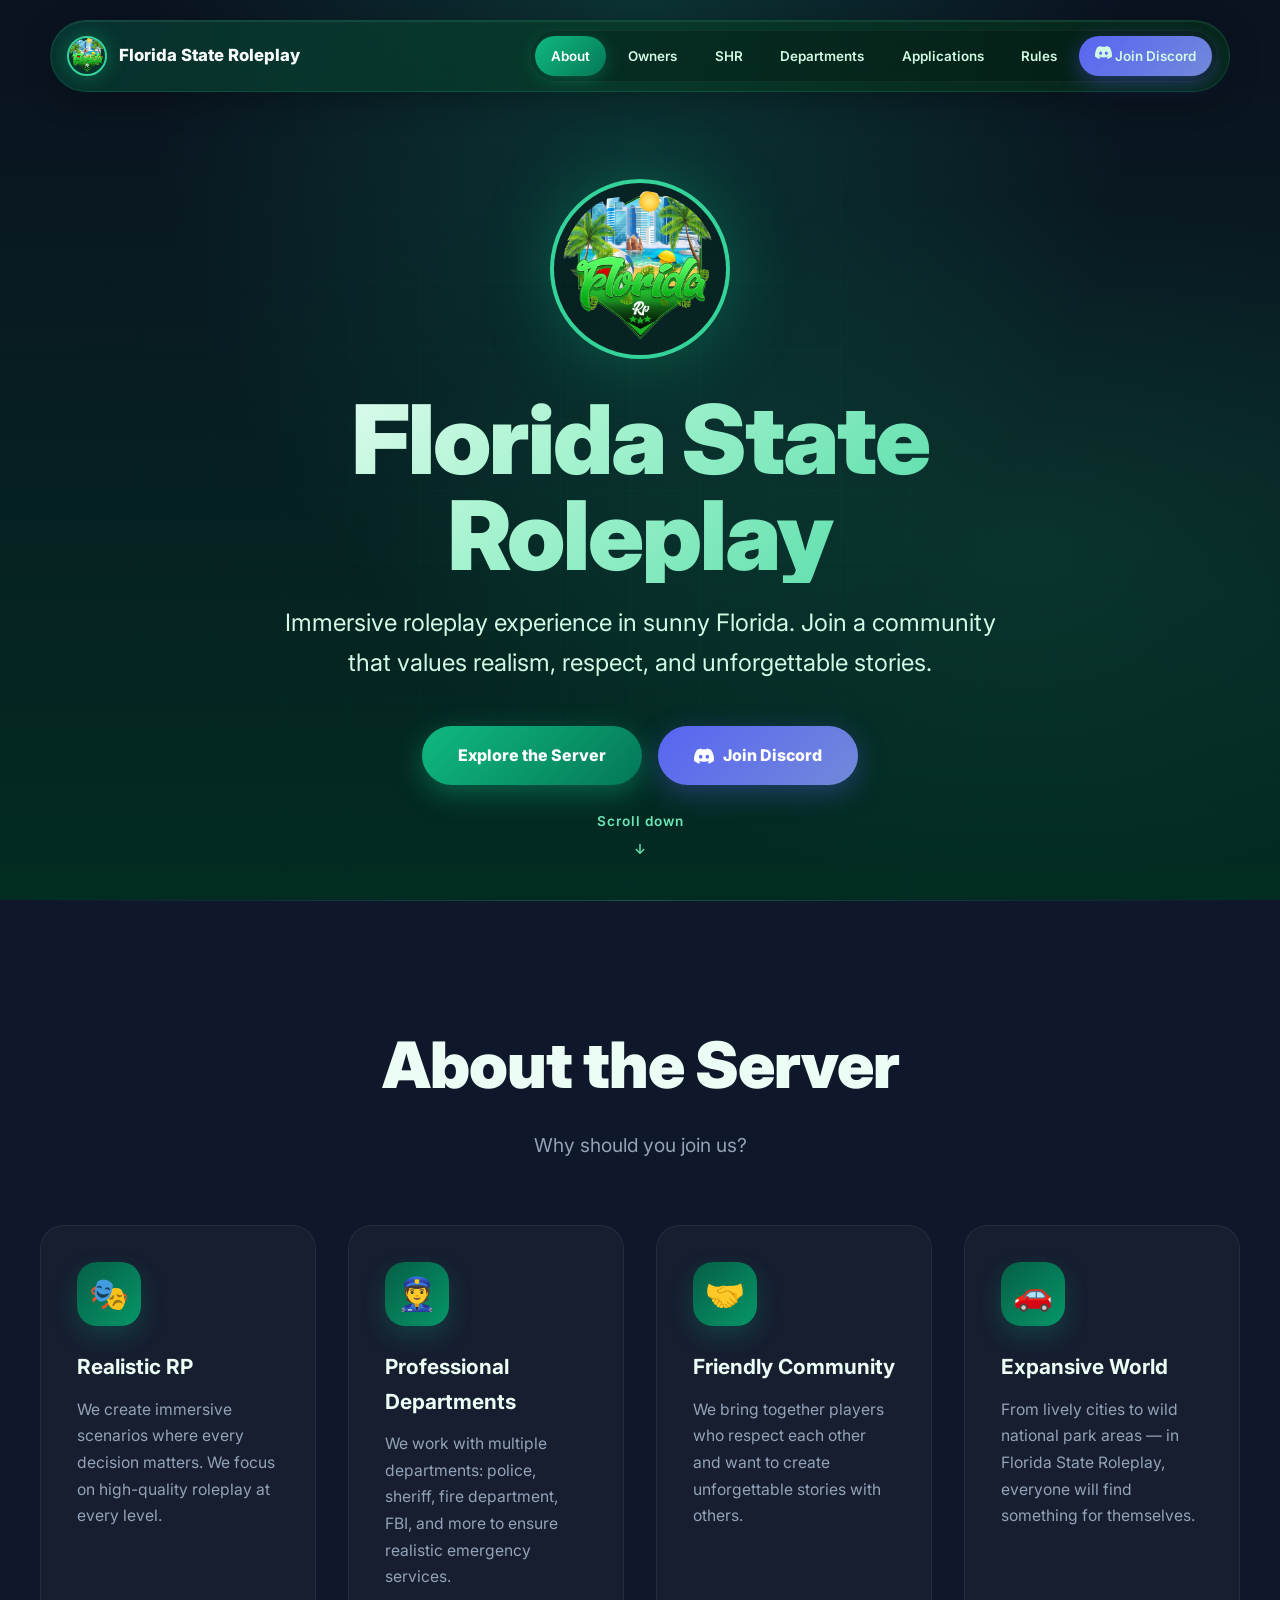
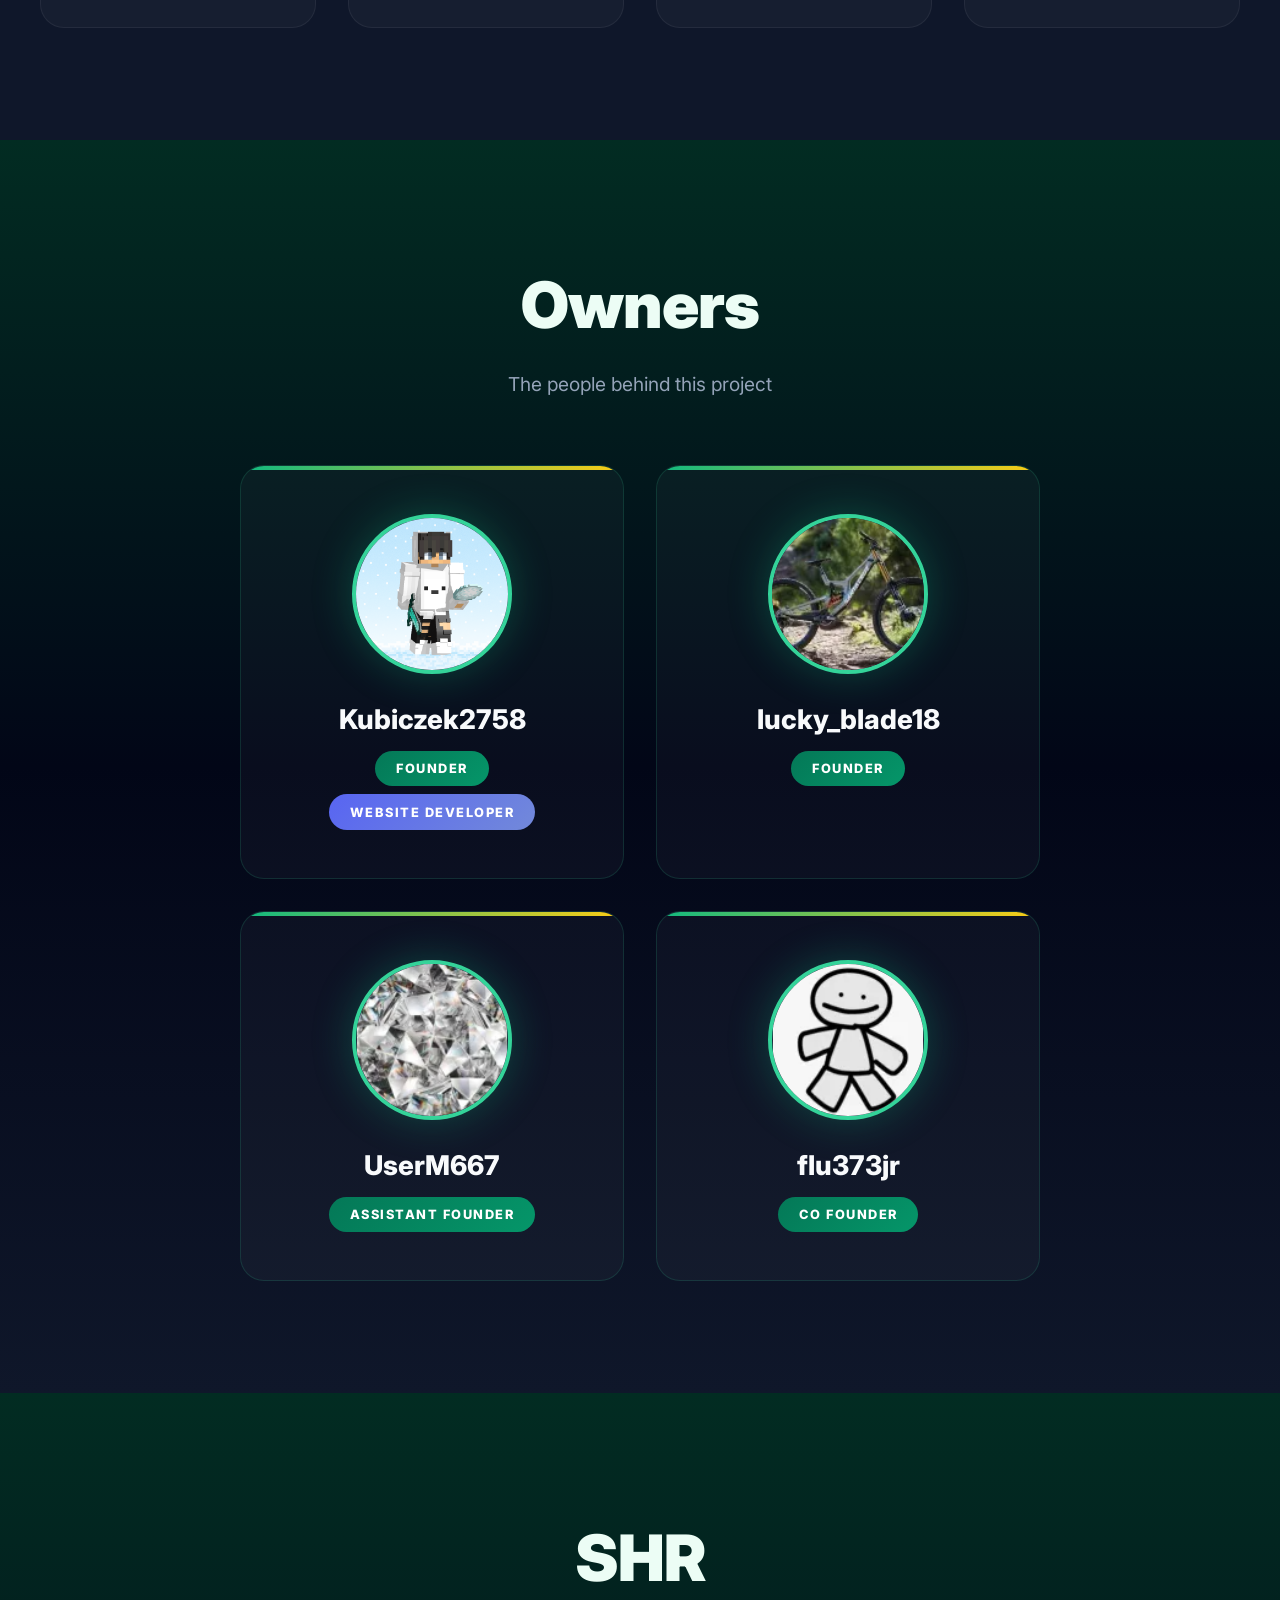
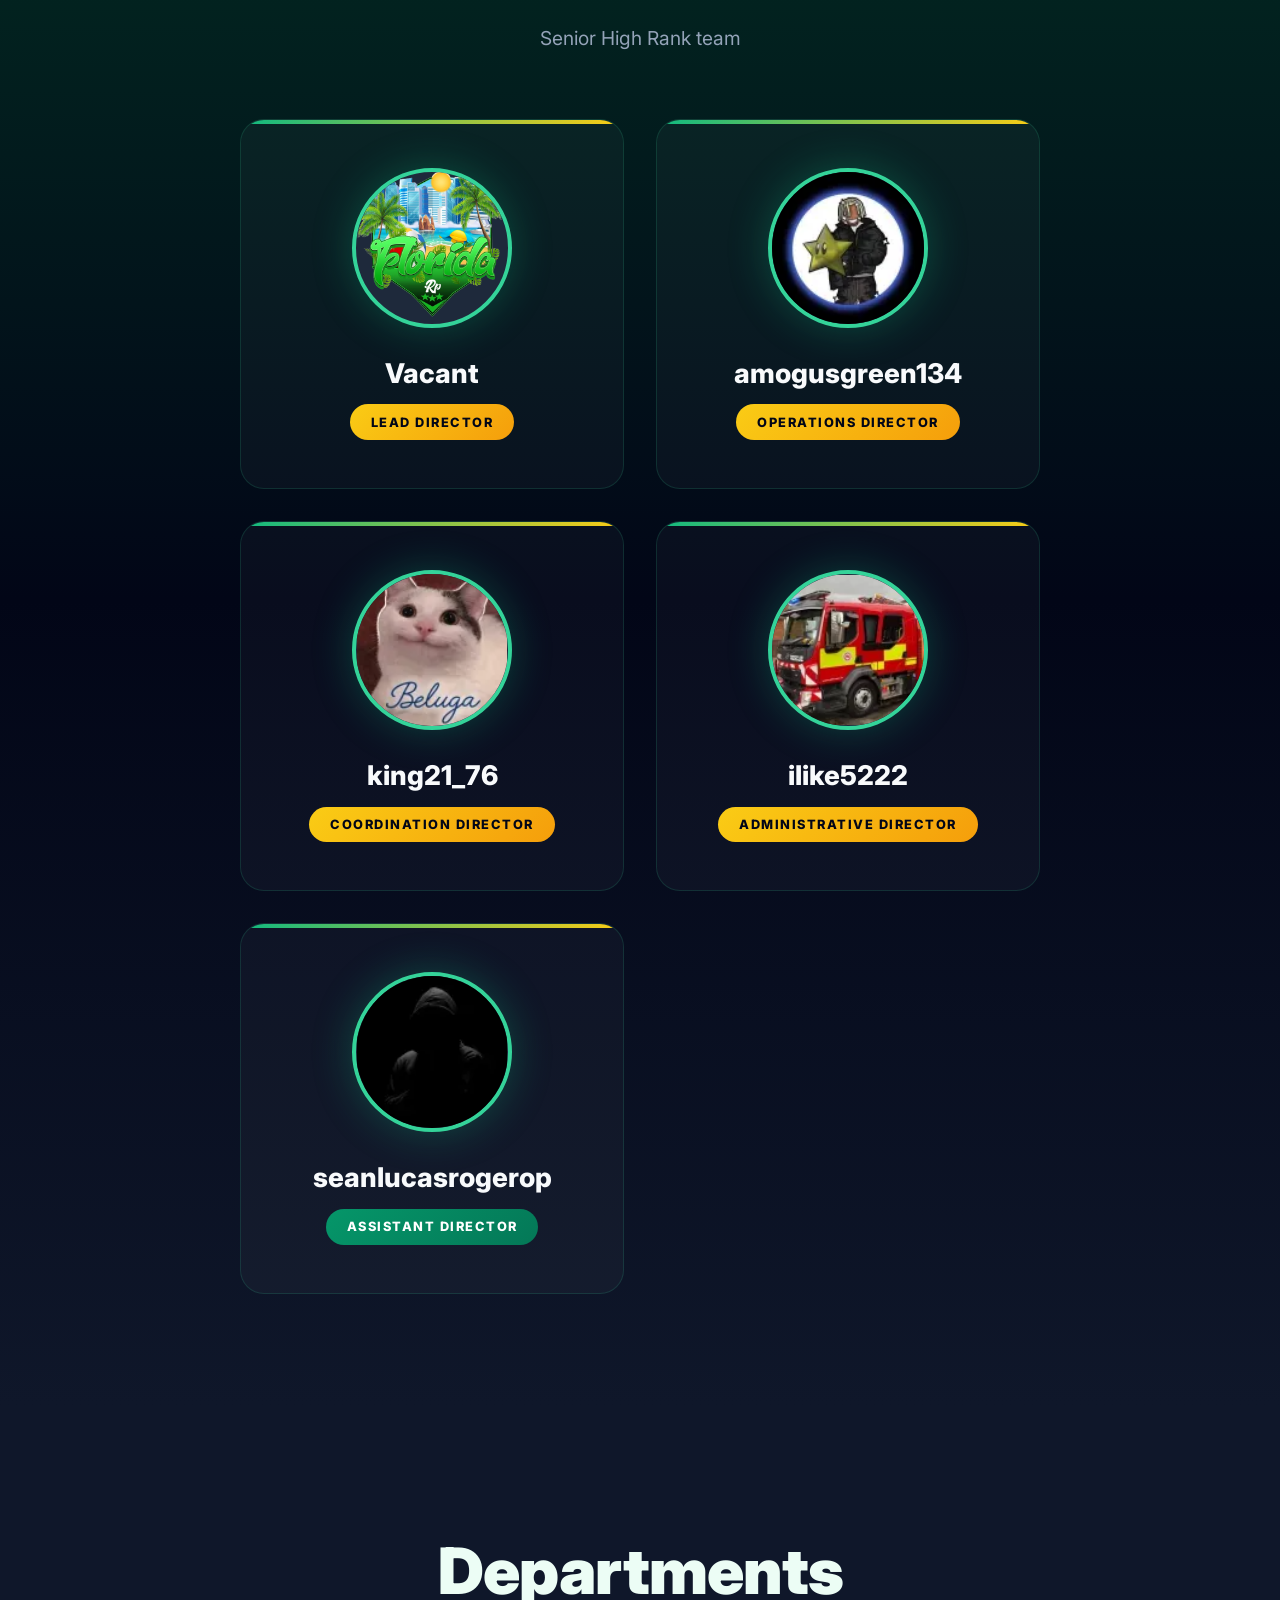
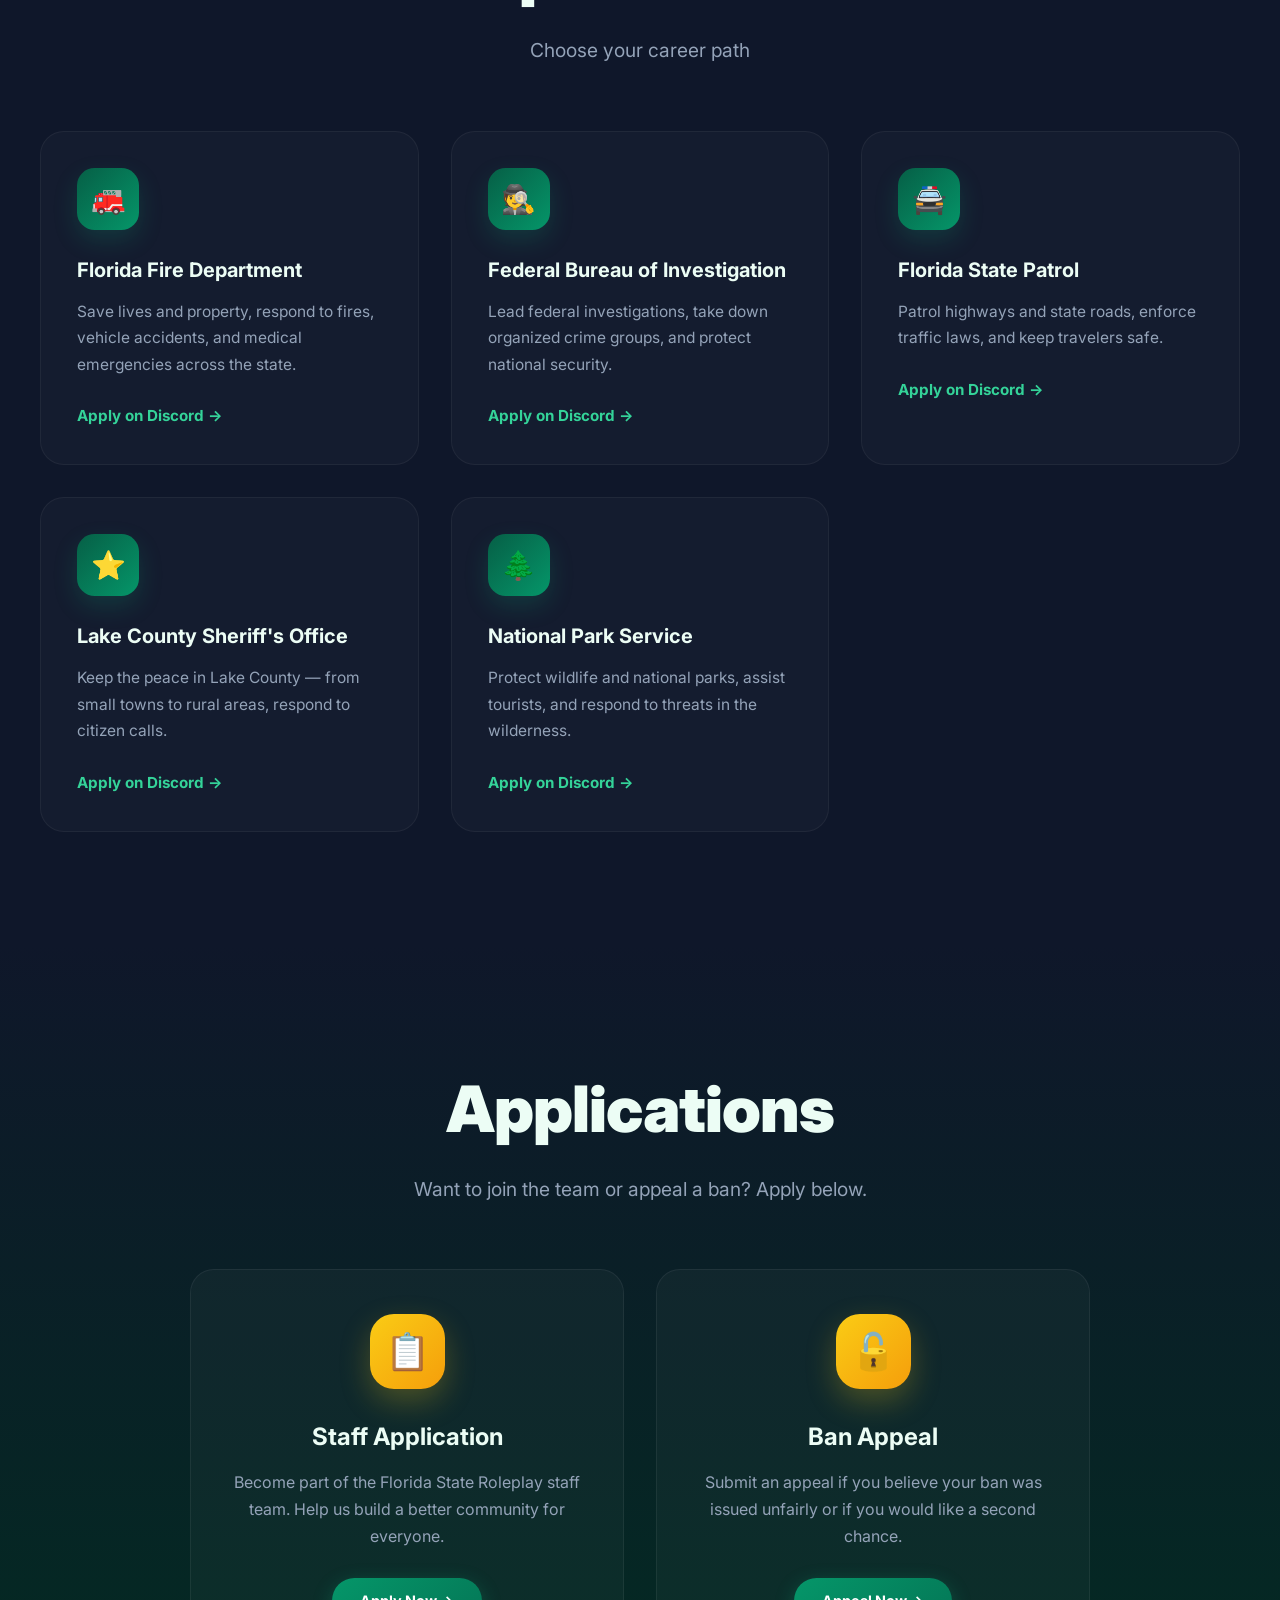
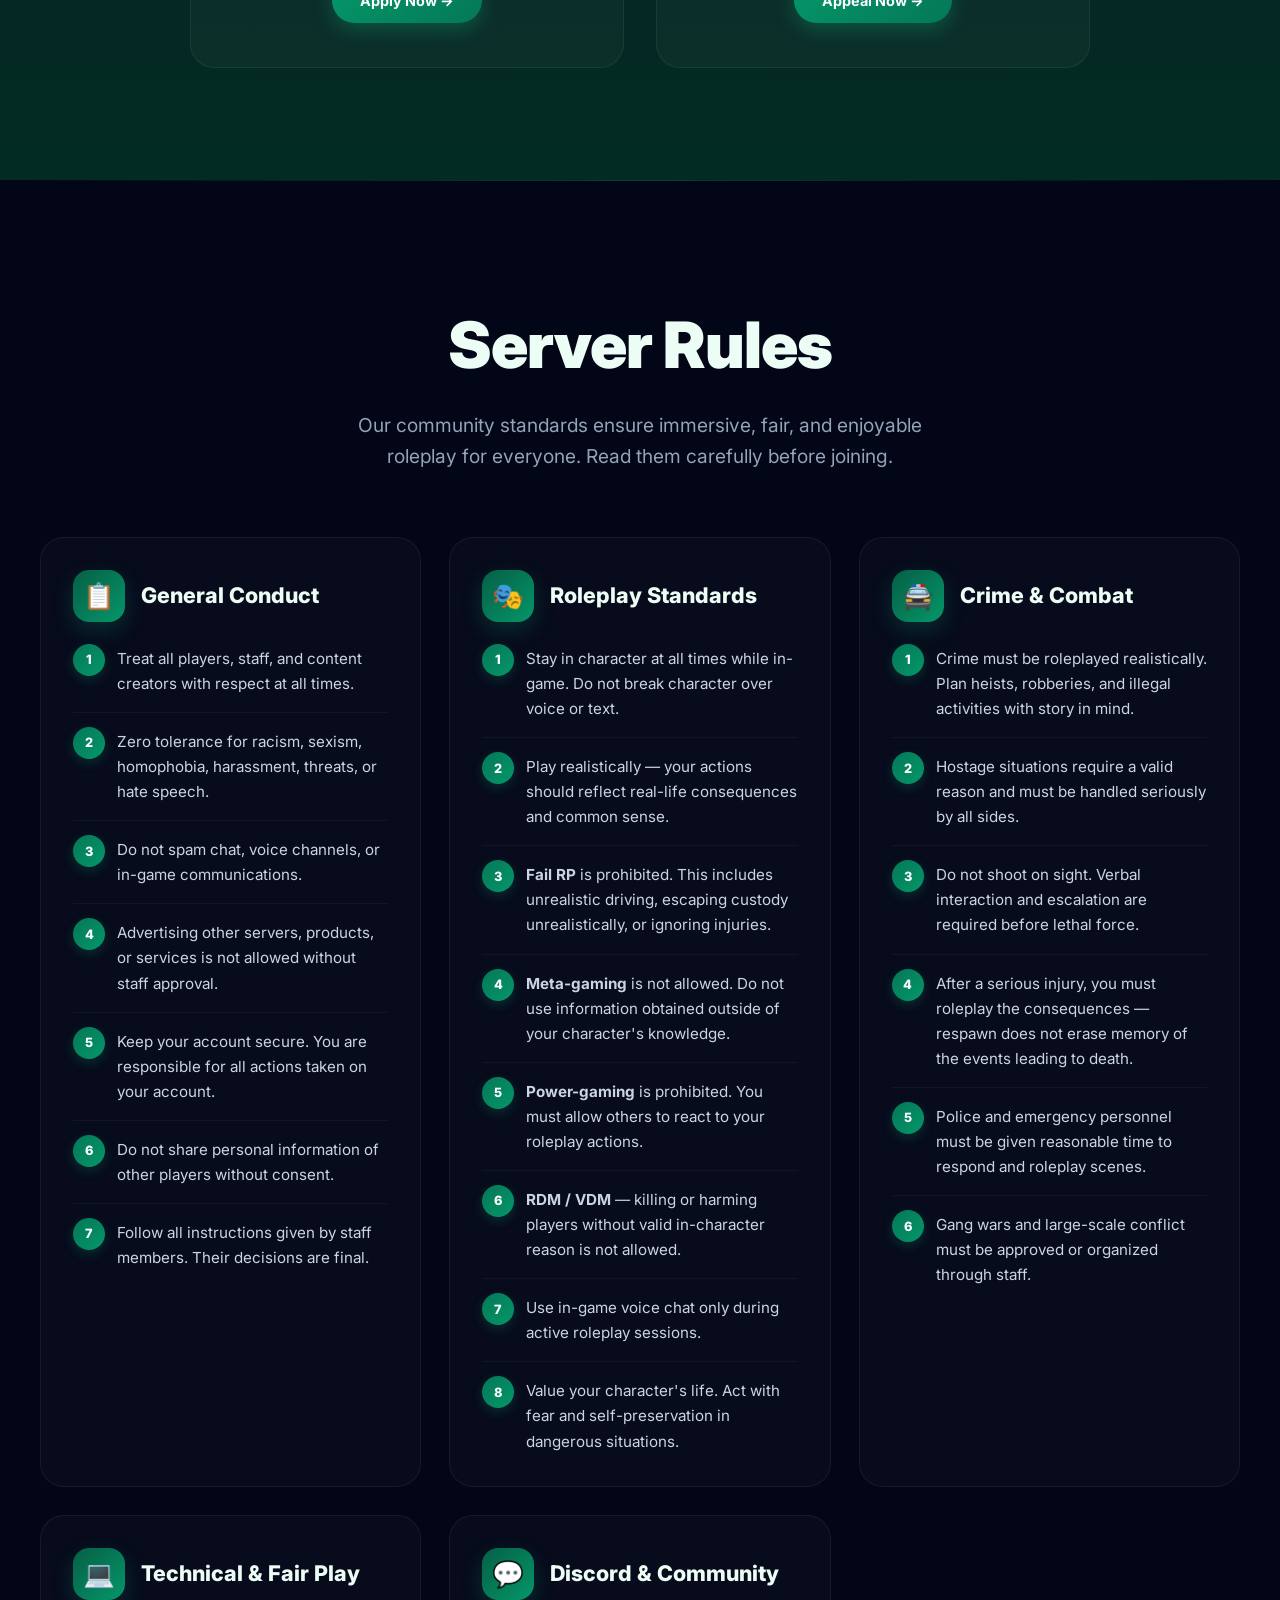
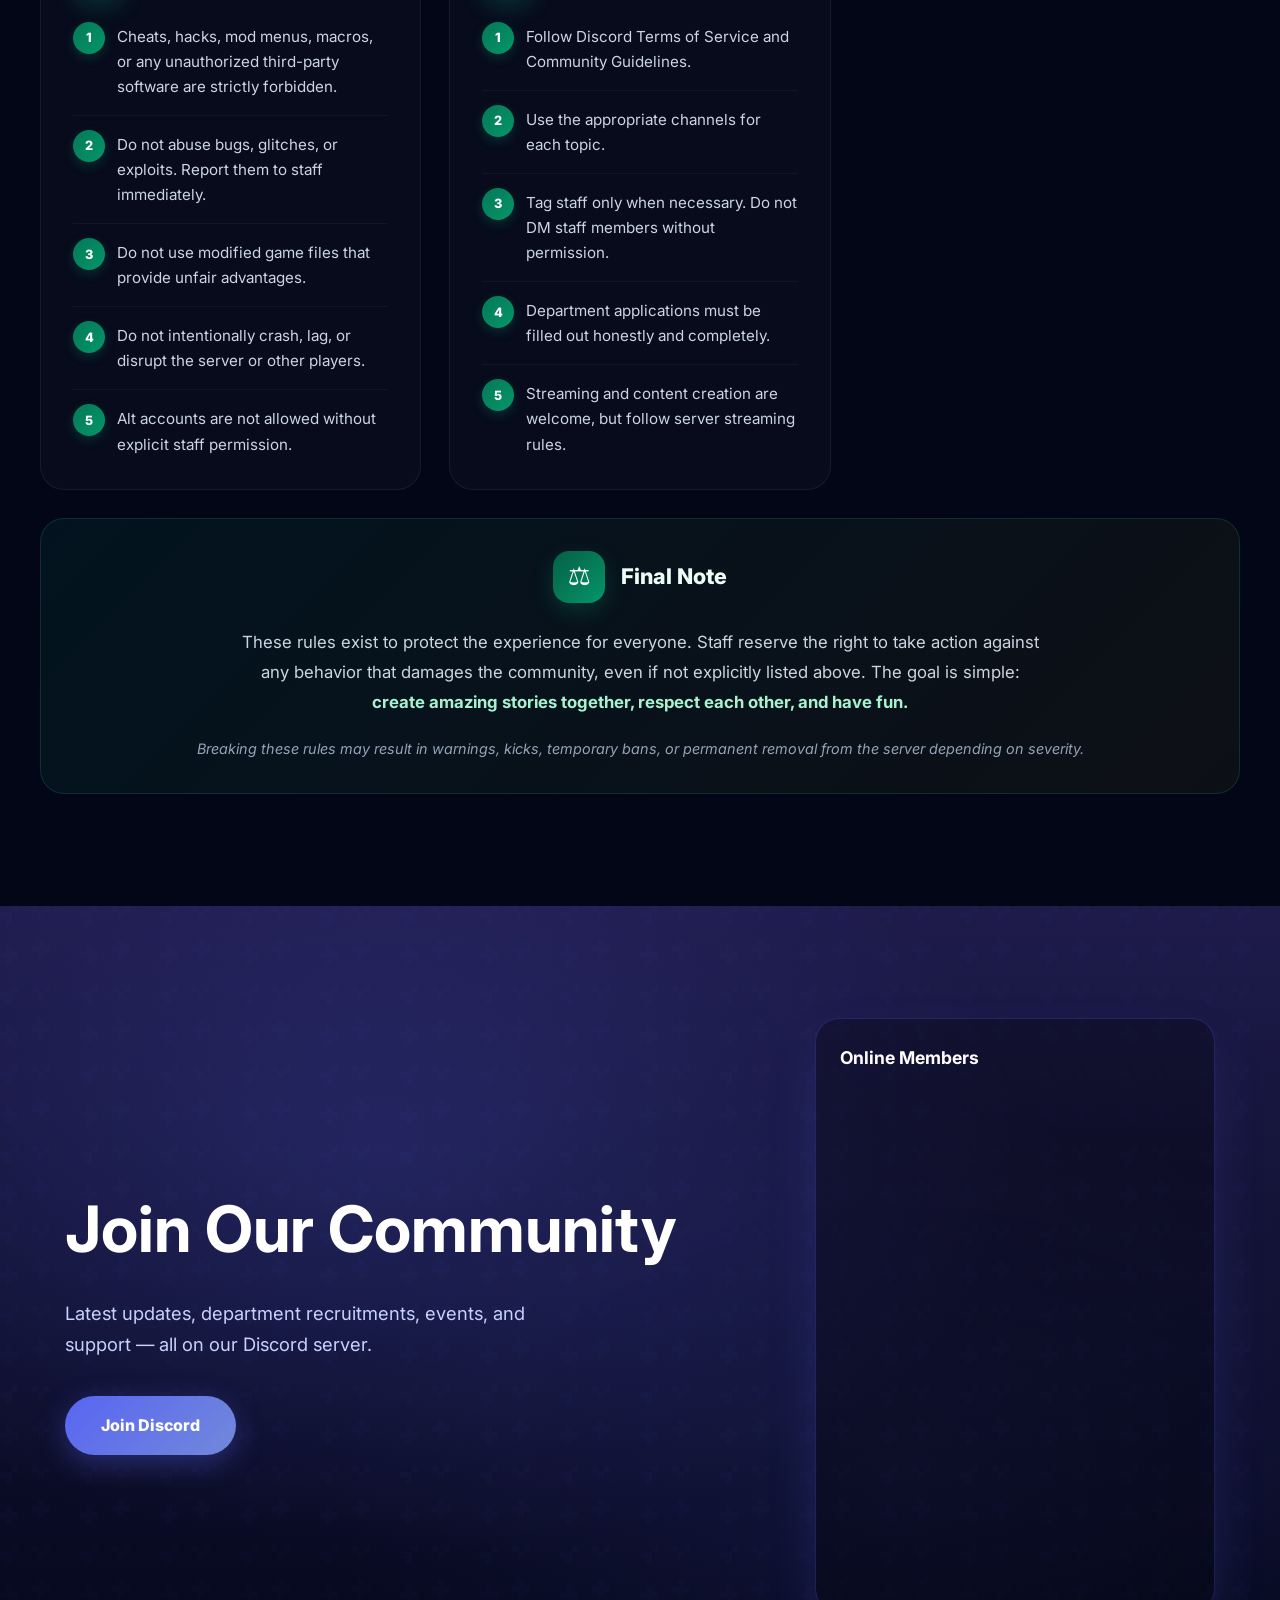
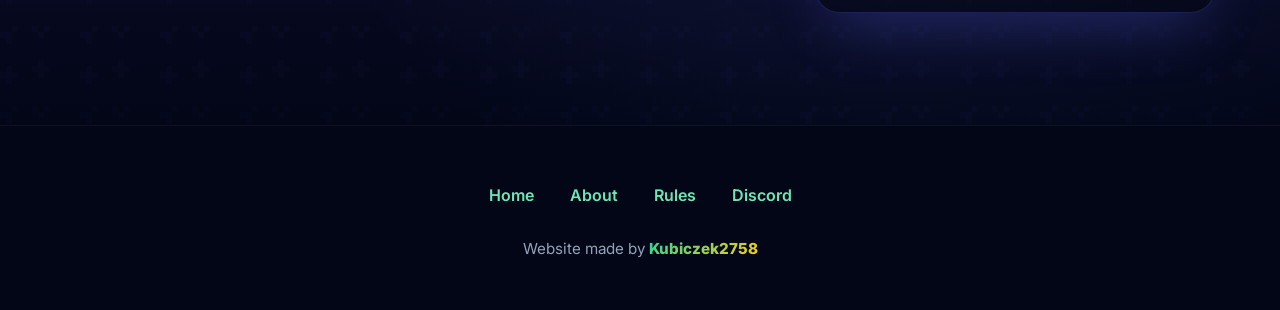
<file: index.html>
<!DOCTYPE html>
<html lang="en">
<head>
  <meta charset="UTF-8" />
  <meta name="viewport" content="width=device-width, initial-scale=1.0" />
  <meta name="description" content="Florida State Roleplay - the best roleplay server in the state of Florida. Join us and start your adventure!" />
  <title>Florida State Roleplay</title>
  <link rel="icon" href="logo.png" type="image/png" />
  <link rel="stylesheet" href="styles.css?v=5" />
</head>
<body>

  <!-- Loader -->
  <div id="loader">
    <div class="loader-particles" id="loaderParticles"></div>
    <div class="loader-aura"></div>
    <div class="loader-ring ring-outer"></div>
    <div class="loader-ring ring-mid"></div>
    <div class="loader-ring ring-inner"></div>
    <div class="loader-logo-wrap">
      <img src="logo.png" alt="FSRP Logo" class="loader-logo" />
    </div>
    <div class="loader-text">FLORIDA STATE ROLEPLAY</div>
    <div class="loader-bar">
      <div class="loader-progress" id="loaderProgress"></div>
    </div>
    <div class="loader-percent" id="loaderPercent">0%</div>
    <div class="loader-status">Initializing experience...</div>
  </div>

  <!-- Navigation -->
  <nav class="navbar" id="navbar">
    <a href="#" class="nav-brand">
      <img src="logo.png" alt="FSRP Logo" />
      <span>Florida State Roleplay</span>
    </a>
    <ul class="nav-links">
      <li><a href="#about">About</a></li>
      <li><a href="#owners">Owners</a></li>
      <li><a href="#shr">SHR</a></li>
      <li><a href="#departments">Departments</a></li>
      <li><a href="#applications">Applications</a></li>
      <li><a href="#rules">Rules</a></li>
      <li><a href="https://discord.gg/pcP85r22KW" target="_blank" class="nav-cta nav-discord">
        <svg class="discord-icon" viewBox="0 0 24 24" fill="currentColor" aria-hidden="true">
          <path d="M20.317 4.3698a19.7913 19.7913 0 00-4.8851-1.5152.0741.0741 0 00-.0785.0371c-.211.3753-.4447.8648-.6083 1.2495-1.8447-.2762-3.68-.2762-5.4868 0-.1636-.3933-.4058-.8742-.6177-1.2495a.077.077 0 00-.0785-.037 19.7363 19.7363 0 00-4.8852 1.515.0699.0699 0 00-.0321.0277C.5334 9.0458-.319 13.5799.0992 18.0578a.0824.0824 0 00.0312.0561c2.0528 1.5076 4.0413 2.4228 5.9929 3.0294a.0777.0777 0 00.0842-.0276c.4616-.6304.8731-1.2952 1.226-1.9942a.076.076 0 00-.0416-.1057c-.6528-.2476-1.2743-.5495-1.8722-.8923a.077.077 0 01-.0076-.1277c.1258-.0943.2517-.1923.3718-.2914a.0743.0743 0 01.0776-.0105c3.9278 1.7933 8.18 1.7933 12.0614 0a.0739.0739 0 01.0785.0095c.1202.099.246.1981.3728.2924a.077.077 0 01-.0066.1276 12.2986 12.2986 0 01-1.873.8914.0766.0766 0 00-.0407.1067c.3604.698.7719 1.3628 1.225 1.9932a.076.076 0 00.0842.0286c1.961-.6067 3.9495-1.5219 6.0023-3.0294a.077.077 0 00.0313-.0552c.5004-5.177-.8382-9.6739-3.5485-13.6604a.061.061 0 00-.0312-.0286zM8.02 15.3312c-1.1825 0-2.1569-1.0857-2.1569-2.419 0-1.3332.9555-2.4189 2.157-2.4189 1.2108 0 2.1757 1.0952 2.1568 2.419 0 1.3332-.9555 2.4189-2.1569 2.4189zm7.9748 0c-1.1825 0-2.1569-1.0857-2.1569-2.419 0-1.3332.9554-2.4189 2.1569-2.4189 1.2108 0 2.1757 1.0952 2.1568 2.419 0 1.3332-.946 2.4189-2.1568 2.4189Z"/>
        </svg>
        Join Discord
      </a></li>
    </ul>
    <button class="mobile-menu-btn" id="mobileMenuBtn" aria-label="Menu">☰</button>
  </nav>

  <!-- Hero -->
  <header class="hero" id="home">
    <div class="hero-grid"></div>
    <div class="hero-content">
      <img src="logo.png" alt="Florida State Roleplay Logo" class="hero-logo" />
      <h1>Florida State Roleplay</h1>
      <p class="hero-subtitle">Immersive roleplay experience in sunny Florida. Join a community that values realism, respect, and unforgettable stories.</p>
      <div class="hero-buttons">
        <a href="#about" class="btn btn-primary">Explore the Server</a>
        <a href="https://discord.gg/pcP85r22KW" target="_blank" class="btn btn-discord">
          <svg viewBox="0 0 24 24" fill="currentColor" width="20" height="20" aria-hidden="true">
            <path d="M20.317 4.3698a19.7913 19.7913 0 00-4.8851-1.5152.0741.0741 0 00-.0785.0371c-.211.3753-.4447.8648-.6083 1.2495-1.8447-.2762-3.68-.2762-5.4868 0-.1636-.3933-.4058-.8742-.6177-1.2495a.077.077 0 00-.0785-.037 19.7363 19.7363 0 00-4.8852 1.515.0699.0699 0 00-.0321.0277C.5334 9.0458-.319 13.5799.0992 18.0578a.0824.0824 0 00.0312.0561c2.0528 1.5076 4.0413 2.4228 5.9929 3.0294a.0777.0777 0 00.0842-.0276c.4616-.6304.8731-1.2952 1.226-1.9942a.076.076 0 00-.0416-.1057c-.6528-.2476-1.2743-.5495-1.8722-.8923a.077.077 0 01-.0076-.1277c.1258-.0943.2517-.1923.3718-.2914a.0743.0743 0 01.0776-.0105c3.9278 1.7933 8.18 1.7933 12.0614 0a.0739.0739 0 01.0785.0095c.1202.099.246.1981.3728.2924a.077.077 0 01-.0066.1276 12.2986 12.2986 0 01-1.873.8914.0766.0766 0 00-.0407.1067c.3604.698.7719 1.3628 1.225 1.9932a.076.076 0 00.0842.0286c1.961-.6067 3.9495-1.5219 6.0023-3.0294a.077.077 0 00.0313-.0552c.5004-5.177-.8382-9.6739-3.5485-13.6604a.061.061 0 00-.0312-.0286zM8.02 15.3312c-1.1825 0-2.1569-1.0857-2.1569-2.419 0-1.3332.9555-2.4189 2.157-2.4189 1.2108 0 2.1757 1.0952 2.1568 2.419 0 1.3332-.9555 2.4189-2.1569 2.4189zm7.9748 0c-1.1825 0-2.1569-1.0857-2.1569-2.419 0-1.3332.9554-2.4189 2.1569-2.4189 1.2108 0 2.1757 1.0952 2.1568 2.419 0 1.3332-.946 2.4189-2.1568 2.4189Z"/>
          </svg>
          Join Discord
        </a>
      </div>
    </div>
    <div class="scroll-indicator">
      <span>Scroll down</span>
      <span>↓</span>
    </div>
  </header>

  <!-- About -->
  <section class="about" id="about">
    <div class="container">
      <h2 class="section-title reveal">About the Server</h2>
      <p class="section-subtitle reveal">Why should you join us?</p>
      <div class="about-grid">
        <div class="about-card reveal">
          <div class="icon">🎭</div>
          <h3>Realistic RP</h3>
          <p>We create immersive scenarios where every decision matters. We focus on high-quality roleplay at every level.</p>
        </div>
        <div class="about-card reveal">
          <div class="icon">👮</div>
          <h3>Professional Departments</h3>
          <p>We work with multiple departments: police, sheriff, fire department, FBI, and more to ensure realistic emergency services.</p>
        </div>
        <div class="about-card reveal">
          <div class="icon">🤝</div>
          <h3>Friendly Community</h3>
          <p>We bring together players who respect each other and want to create unforgettable stories with others.</p>
        </div>
        <div class="about-card reveal">
          <div class="icon">🚗</div>
          <h3>Expansive World</h3>
          <p>From lively cities to wild national park areas — in Florida State Roleplay, everyone will find something for themselves.</p>
        </div>
      </div>
    </div>
  </section>

  <!-- Owners -->
  <section class="owners" id="owners">
    <div class="container">
      <h2 class="section-title reveal">Owners</h2>
      <p class="section-subtitle reveal">The people behind this project</p>
      <div class="owners-grid" id="ownersGrid">
        <div class="owner-card reveal" data-owner="kubiczek">
          <img src="pfp222.png" alt="Kubiczek2758" class="owner-avatar" />
          <div class="owner-name">Kubiczek2758</div>
          <div class="owner-roles">
            <div class="owner-role">Founder</div>
            <div class="owner-role role-dev">Website Developer</div>
          </div>
        </div>
        <div class="owner-card reveal" data-owner="lucky">
          <img src="lucky.png" alt="lucky_blade18" class="owner-avatar" />
          <div class="owner-name">lucky_blade18</div>
          <div class="owner-role">Founder</div>
        </div>
        <div class="owner-card reveal" data-owner="userm667">
          <img src="UserM667.png" alt="UserM667" class="owner-avatar" />
          <div class="owner-name">UserM667</div>
          <div class="owner-role">Assistant Founder</div>
        </div>
        <div class="owner-card reveal" data-owner="flu373jr">
          <img src="flu373jr.png" alt="flu373jr" class="owner-avatar" />
          <div class="owner-name">flu373jr</div>
          <div class="owner-role">Co Founder</div>
        </div>
      </div>
    </div>
  </section>

  <!-- SHR -->
  <section class="owners shr" id="shr">
    <div class="container">
      <h2 class="section-title reveal">SHR</h2>
      <p class="section-subtitle reveal">Senior High Rank team</p>
      <div class="owners-grid" id="shrGrid">
        <div class="owner-card reveal" data-owner="lead-director">
          <img src="logo.png" alt="Vacant" class="owner-avatar" />
          <div class="owner-name">Vacant</div>
          <div class="owner-roles">
            <div class="owner-role role-director">Lead Director</div>
          </div>
        </div>
        <div class="owner-card reveal" data-owner="amogusgreen">
          <img src="dragon.png" alt="amogusgreen134" class="owner-avatar" />
          <div class="owner-name">amogusgreen134</div>
          <div class="owner-roles">
            <div class="owner-role role-director">Operations Director</div>
          </div>
        </div>
        <div class="owner-card reveal" data-owner="king21">
          <img src="beluga.png" alt="king21_76" class="owner-avatar" />
          <div class="owner-name">king21_76</div>
          <div class="owner-roles">
            <div class="owner-role role-director">Coordination Director</div>
          </div>
        </div>
        <div class="owner-card reveal" data-owner="ilike5222">
          <img src="ilike5222.png" alt="ilike5222" class="owner-avatar" />
          <div class="owner-name">ilike5222</div>
          <div class="owner-roles">
            <div class="owner-role role-director">Administrative Director</div>
          </div>
        </div>
        <div class="owner-card reveal" data-owner="seanlucas">
          <img src="seanlucas.png" alt="seanlucasrogerop" class="owner-avatar" />
          <div class="owner-name">seanlucasrogerop</div>
          <div class="owner-roles">
            <div class="owner-role role-assistant">Assistant Director</div>
          </div>
        </div>
      </div>
    </div>
  </section>

  <!-- Departments -->
  <section class="departments" id="departments">
    <div class="container">
      <h2 class="section-title reveal">Departments</h2>
      <p class="section-subtitle reveal">Choose your career path</p>
      <div class="dept-grid" id="deptGrid">
        <div class="dept-card reveal" data-dept="florida-fire">
          <div class="dept-icon">🚒</div>
          <h3>Florida Fire Department</h3>
          <p>Save lives and property, respond to fires, vehicle accidents, and medical emergencies across the state.</p>
          <a href="https://discord.gg/pcP85r22KW" target="_blank" class="dept-link">Apply on Discord →</a>
        </div>
        <div class="dept-card reveal" data-dept="fbi">
          <div class="dept-icon">🕵️</div>
          <h3>Federal Bureau of Investigation</h3>
          <p>Lead federal investigations, take down organized crime groups, and protect national security.</p>
          <a href="https://discord.gg/pcP85r22KW" target="_blank" class="dept-link">Apply on Discord →</a>
        </div>
        <div class="dept-card reveal" data-dept="state-patrol">
          <div class="dept-icon">🚔</div>
          <h3>Florida State Patrol</h3>
          <p>Patrol highways and state roads, enforce traffic laws, and keep travelers safe.</p>
          <a href="https://discord.gg/pcP85r22KW" target="_blank" class="dept-link">Apply on Discord →</a>
        </div>
        <div class="dept-card reveal" data-dept="lake-sheriff">
          <div class="dept-icon">⭐</div>
          <h3>Lake County Sheriff's Office</h3>
          <p>Keep the peace in Lake County — from small towns to rural areas, respond to citizen calls.</p>
          <a href="https://discord.gg/pcP85r22KW" target="_blank" class="dept-link">Apply on Discord →</a>
        </div>
        <div class="dept-card reveal" data-dept="nps">
          <div class="dept-icon">🌲</div>
          <h3>National Park Service</h3>
          <p>Protect wildlife and national parks, assist tourists, and respond to threats in the wilderness.</p>
          <a href="https://discord.gg/pcP85r22KW" target="_blank" class="dept-link">Apply on Discord →</a>
        </div>
      </div>
    </div>
  </section>

  <!-- Applications -->
  <section class="applications" id="applications">
    <div class="container">
      <h2 class="section-title reveal">Applications</h2>
      <p class="section-subtitle reveal">Want to join the team or appeal a ban? Apply below.</p>
      <div class="applications-grid">
        <div class="application-card reveal">
          <div class="app-icon">📋</div>
          <h3>Staff Application</h3>
          <p>Become part of the Florida State Roleplay staff team. Help us build a better community for everyone.</p>
          <a href="https://melon.ly/form/7467179691003088896" target="_blank" class="app-link">Apply Now →</a>
        </div>
        <div class="application-card reveal">
          <div class="app-icon">🔓</div>
          <h3>Ban Appeal</h3>
          <p>Submit an appeal if you believe your ban was issued unfairly or if you would like a second chance.</p>
          <a href="https://melon.ly/form/7468216481088540672" target="_blank" class="app-link">Appeal Now →</a>
        </div>
      </div>
    </div>
  </section>

  <!-- Rules -->
  <section class="rules" id="rules">
    <div class="container">
      <h2 class="section-title reveal">Server Rules</h2>
      <p class="section-subtitle reveal">Our community standards ensure immersive, fair, and enjoyable roleplay for everyone. Read them carefully before joining.</p>

      <div class="rules-grid reveal">
        <div class="rules-category">
          <div class="rules-category-header">
            <div class="rules-category-icon">📋</div>
            <h3>General Conduct</h3>
          </div>
          <ol class="rules-list">
            <li>Treat all players, staff, and content creators with respect at all times.</li>
            <li>Zero tolerance for racism, sexism, homophobia, harassment, threats, or hate speech.</li>
            <li>Do not spam chat, voice channels, or in-game communications.</li>
            <li>Advertising other servers, products, or services is not allowed without staff approval.</li>
            <li>Keep your account secure. You are responsible for all actions taken on your account.</li>
            <li>Do not share personal information of other players without consent.</li>
            <li>Follow all instructions given by staff members. Their decisions are final.</li>
          </ol>
        </div>

        <div class="rules-category">
          <div class="rules-category-header">
            <div class="rules-category-icon">🎭</div>
            <h3>Roleplay Standards</h3>
          </div>
          <ol class="rules-list">
            <li>Stay in character at all times while in-game. Do not break character over voice or text.</li>
            <li>Play realistically — your actions should reflect real-life consequences and common sense.</li>
            <li><strong>Fail RP</strong> is prohibited. This includes unrealistic driving, escaping custody unrealistically, or ignoring injuries.</li>
            <li><strong>Meta-gaming</strong> is not allowed. Do not use information obtained outside of your character's knowledge.</li>
            <li><strong>Power-gaming</strong> is prohibited. You must allow others to react to your roleplay actions.</li>
            <li><strong>RDM / VDM</strong> — killing or harming players without valid in-character reason is not allowed.</li>
            <li>Use in-game voice chat only during active roleplay sessions.</li>
            <li>Value your character's life. Act with fear and self-preservation in dangerous situations.</li>
          </ol>
        </div>

        <div class="rules-category">
          <div class="rules-category-header">
            <div class="rules-category-icon">🚔</div>
            <h3>Crime & Combat</h3>
          </div>
          <ol class="rules-list">
            <li>Crime must be roleplayed realistically. Plan heists, robberies, and illegal activities with story in mind.</li>
            <li>Hostage situations require a valid reason and must be handled seriously by all sides.</li>
            <li>Do not shoot on sight. Verbal interaction and escalation are required before lethal force.</li>
            <li>After a serious injury, you must roleplay the consequences — respawn does not erase memory of the events leading to death.</li>
            <li>Police and emergency personnel must be given reasonable time to respond and roleplay scenes.</li>
            <li>Gang wars and large-scale conflict must be approved or organized through staff.</li>
          </ol>
        </div>

        <div class="rules-category">
          <div class="rules-category-header">
            <div class="rules-category-icon">💻</div>
            <h3>Technical & Fair Play</h3>
          </div>
          <ol class="rules-list">
            <li>Cheats, hacks, mod menus, macros, or any unauthorized third-party software are strictly forbidden.</li>
            <li>Do not abuse bugs, glitches, or exploits. Report them to staff immediately.</li>
            <li>Do not use modified game files that provide unfair advantages.</li>
            <li>Do not intentionally crash, lag, or disrupt the server or other players.</li>
            <li>Alt accounts are not allowed without explicit staff permission.</li>
          </ol>
        </div>

        <div class="rules-category">
          <div class="rules-category-header">
            <div class="rules-category-icon">💬</div>
            <h3>Discord & Community</h3>
          </div>
          <ol class="rules-list">
            <li>Follow Discord Terms of Service and Community Guidelines.</li>
            <li>Use the appropriate channels for each topic.</li>
            <li>Tag staff only when necessary. Do not DM staff members without permission.</li>
            <li>Department applications must be filled out honestly and completely.</li>
            <li>Streaming and content creation are welcome, but follow server streaming rules.</li>
          </ol>
        </div>

        <div class="rules-category rules-final">
          <div class="rules-category-header">
            <div class="rules-category-icon">⚖️</div>
            <h3>Final Note</h3>
          </div>
          <p class="rules-final-text">
            These rules exist to protect the experience for everyone. Staff reserve the right to take action against any behavior that damages the community, even if not explicitly listed above. The goal is simple: <strong>create amazing stories together, respect each other, and have fun.</strong>
          </p>
          <p class="rules-final-warning">
            Breaking these rules may result in warnings, kicks, temporary bans, or permanent removal from the server depending on severity.
          </p>
        </div>
      </div>
    </div>
  </section>

  <!-- Discord CTA -->
  <section class="discord-cta" id="discord">
    <div class="container">
      <div class="discord-cta-grid">
        <div class="discord-cta-content reveal">
          <h2>Join Our Community</h2>
          <p>Latest updates, department recruitments, events, and support — all on our Discord server.</p>
          <a href="https://discord.gg/pcP85r22KW" target="_blank" class="btn btn-discord">Join Discord</a>
        </div>

        <div class="discord-widget-wrapper reveal">
          <div class="discord-widget-card">
            <h3>Online Members</h3>
            <iframe
              src="https://discord.com/widget?id=1523284049345646674&theme=dark"
              width="350"
              height="500"
              allowtransparency="true"
              frameborder="0"
              sandbox="allow-popups allow-popups-to-escape-sandbox allow-same-origin allow-scripts">
            </iframe>
          </div>
        </div>
      </div>
    </div>
  </section>

  <!-- Footer -->
  <footer class="footer">
    <ul class="footer-links">
      <li><a href="#home">Home</a></li>
      <li><a href="#about">About</a></li>
      <li><a href="#rules">Rules</a></li>
      <li><a href="https://discord.gg/pcP85r22KW" target="_blank">Discord</a></li>
    </ul>
    <p>Website made by <span class="credit-name">Kubiczek2758</span></p>
  </footer>

  <script src="app.js?v=5"></script>
</body>
</html>
</file>
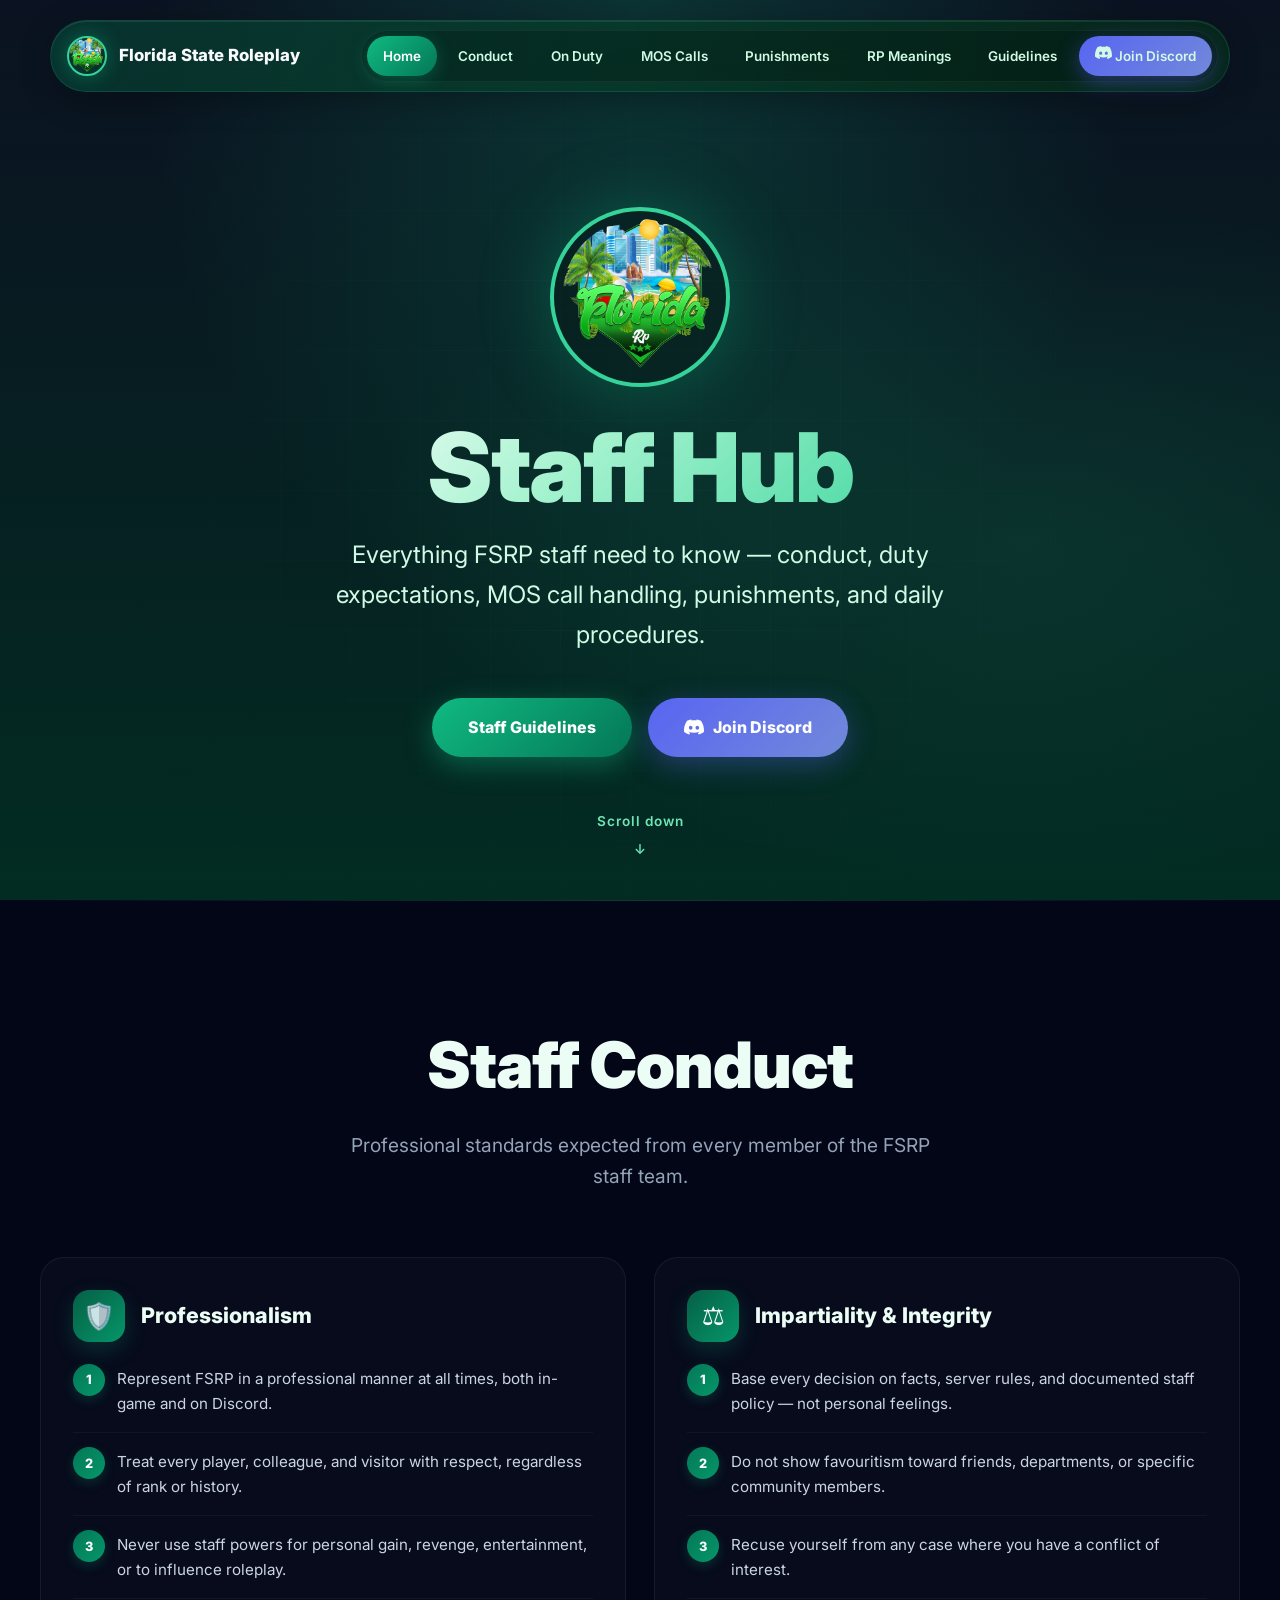
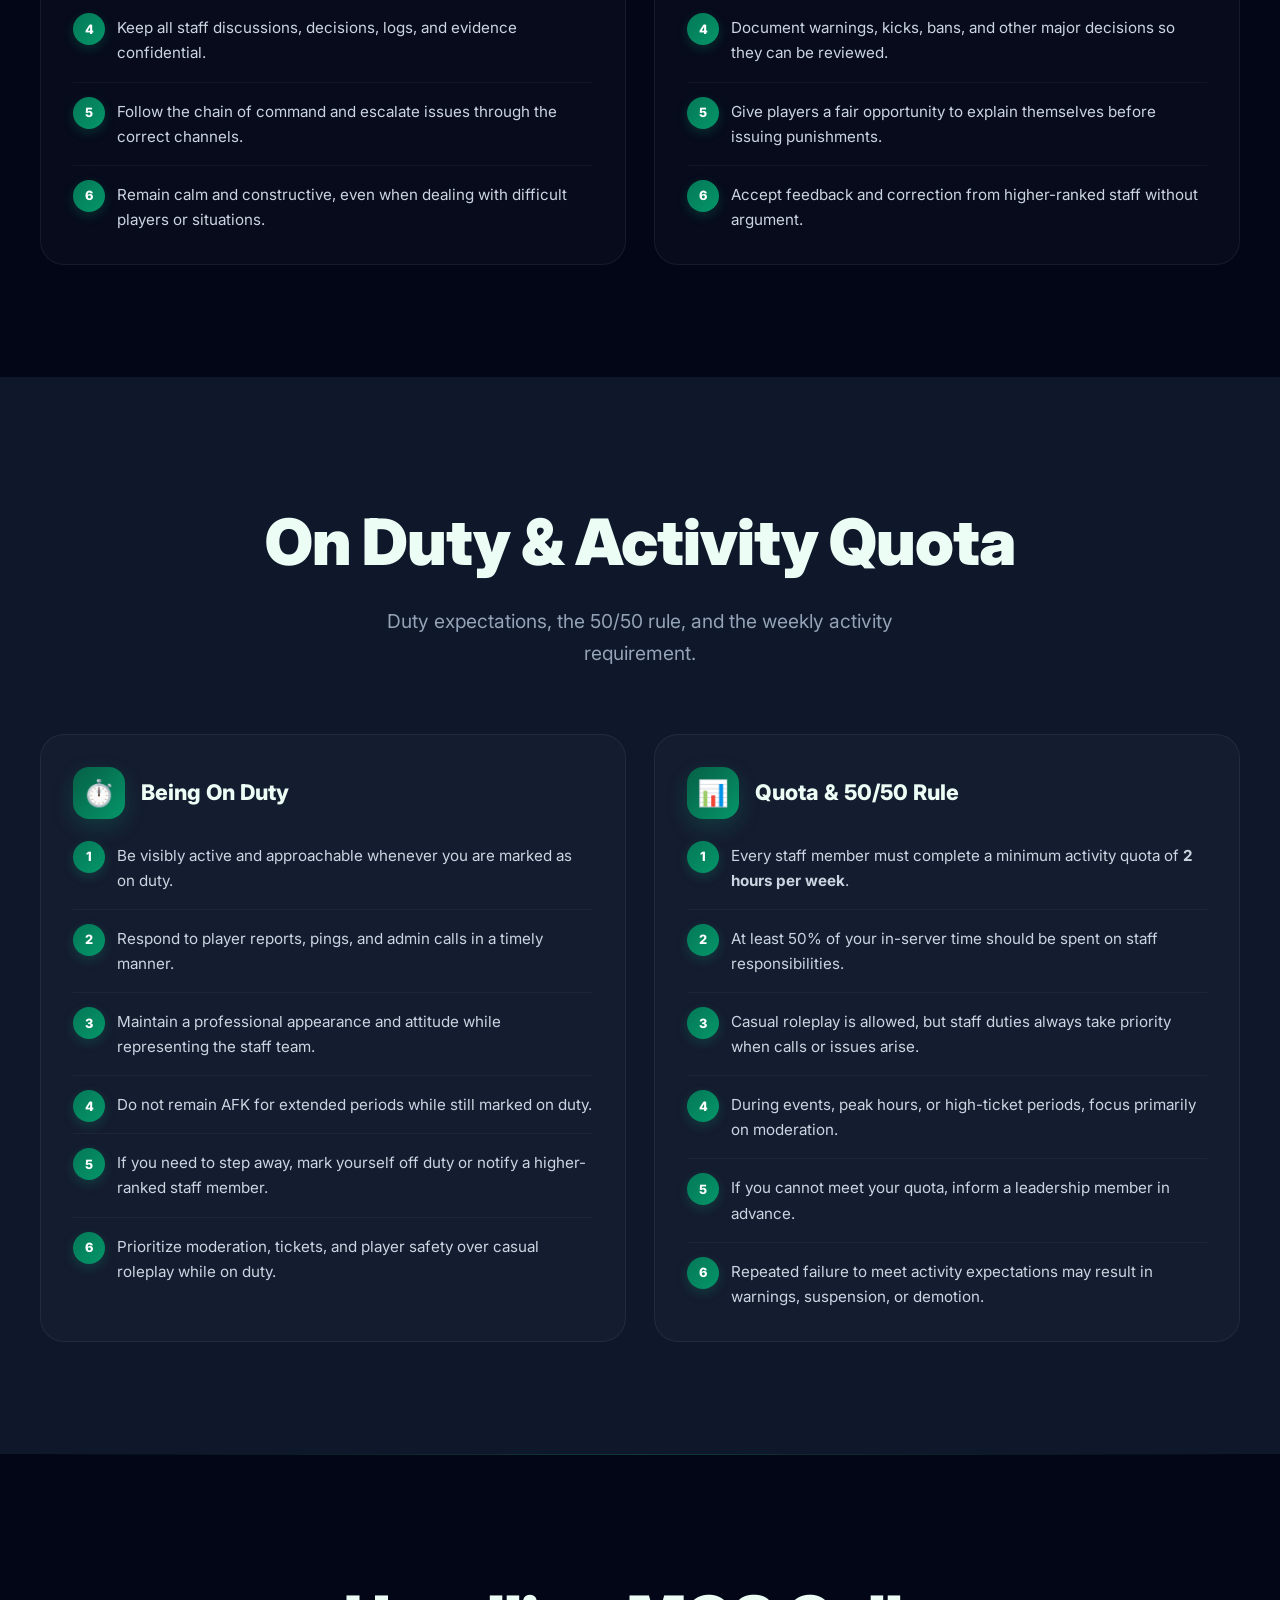
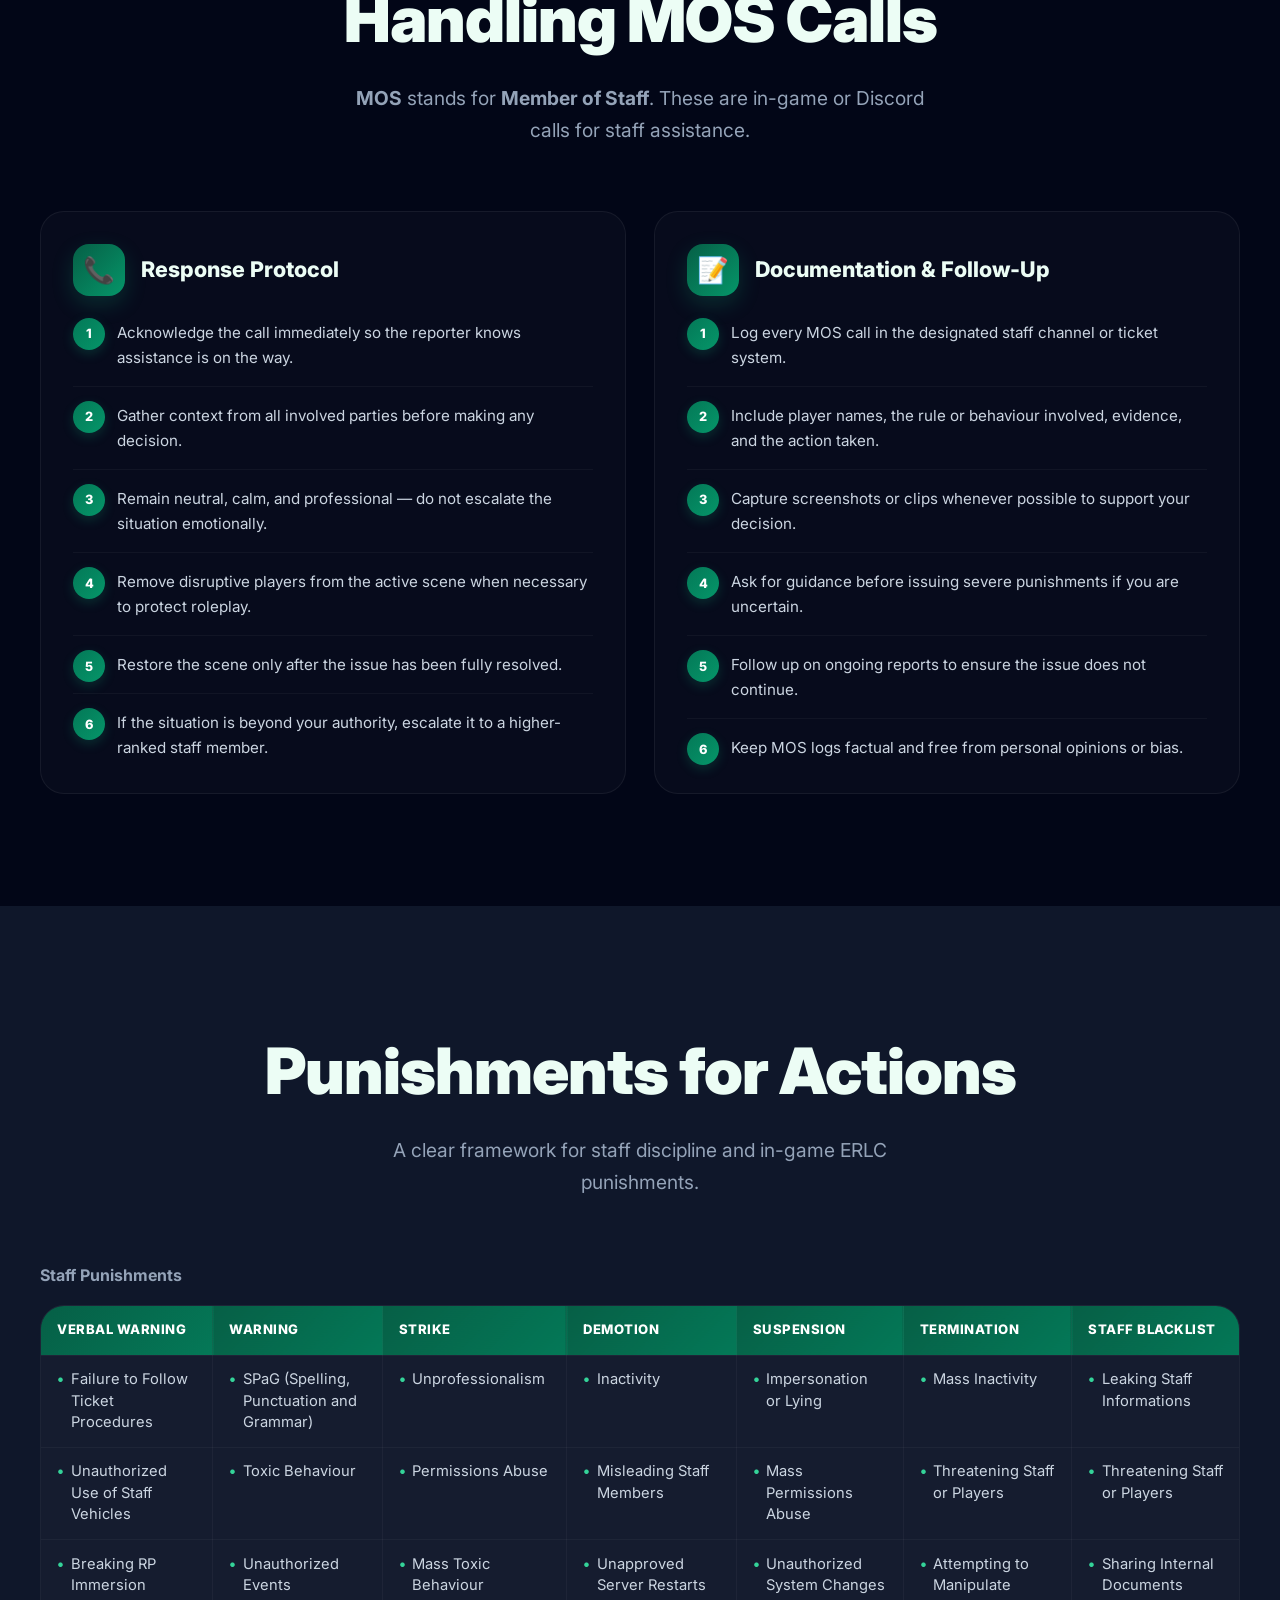
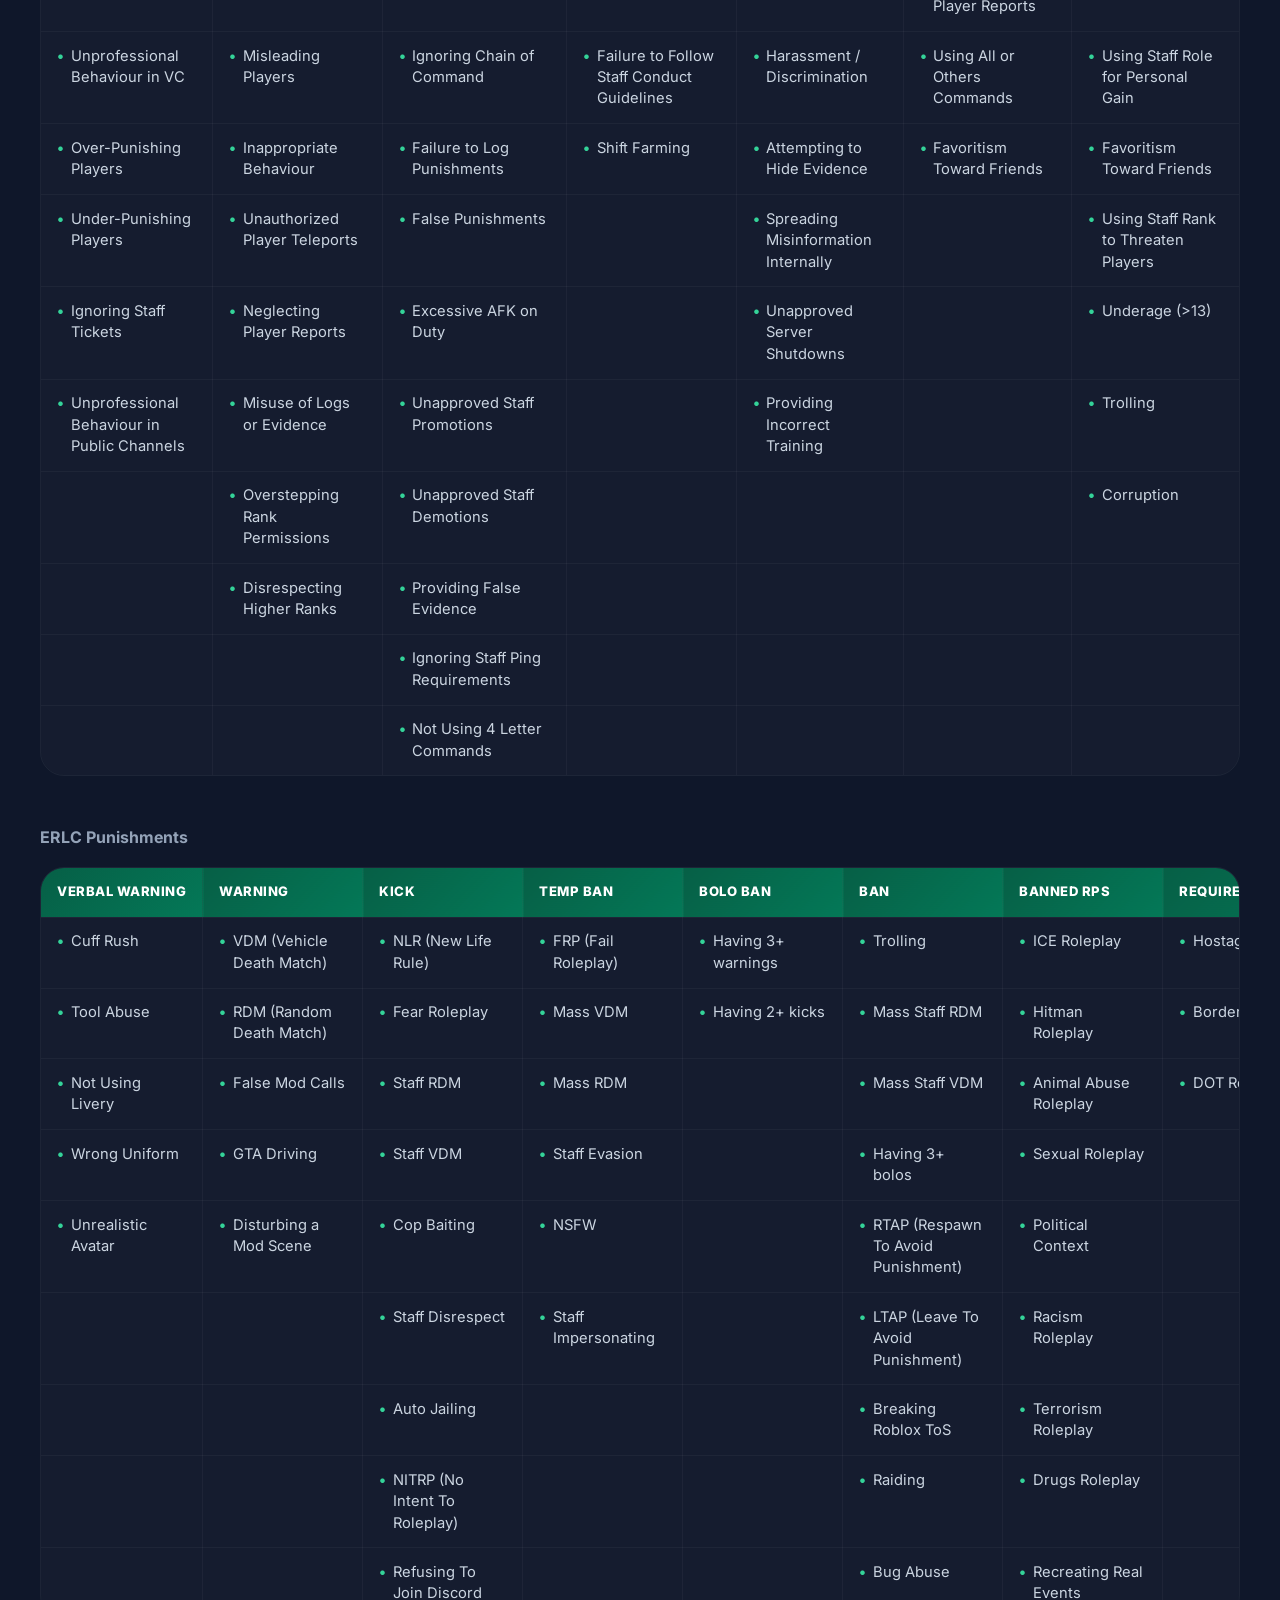
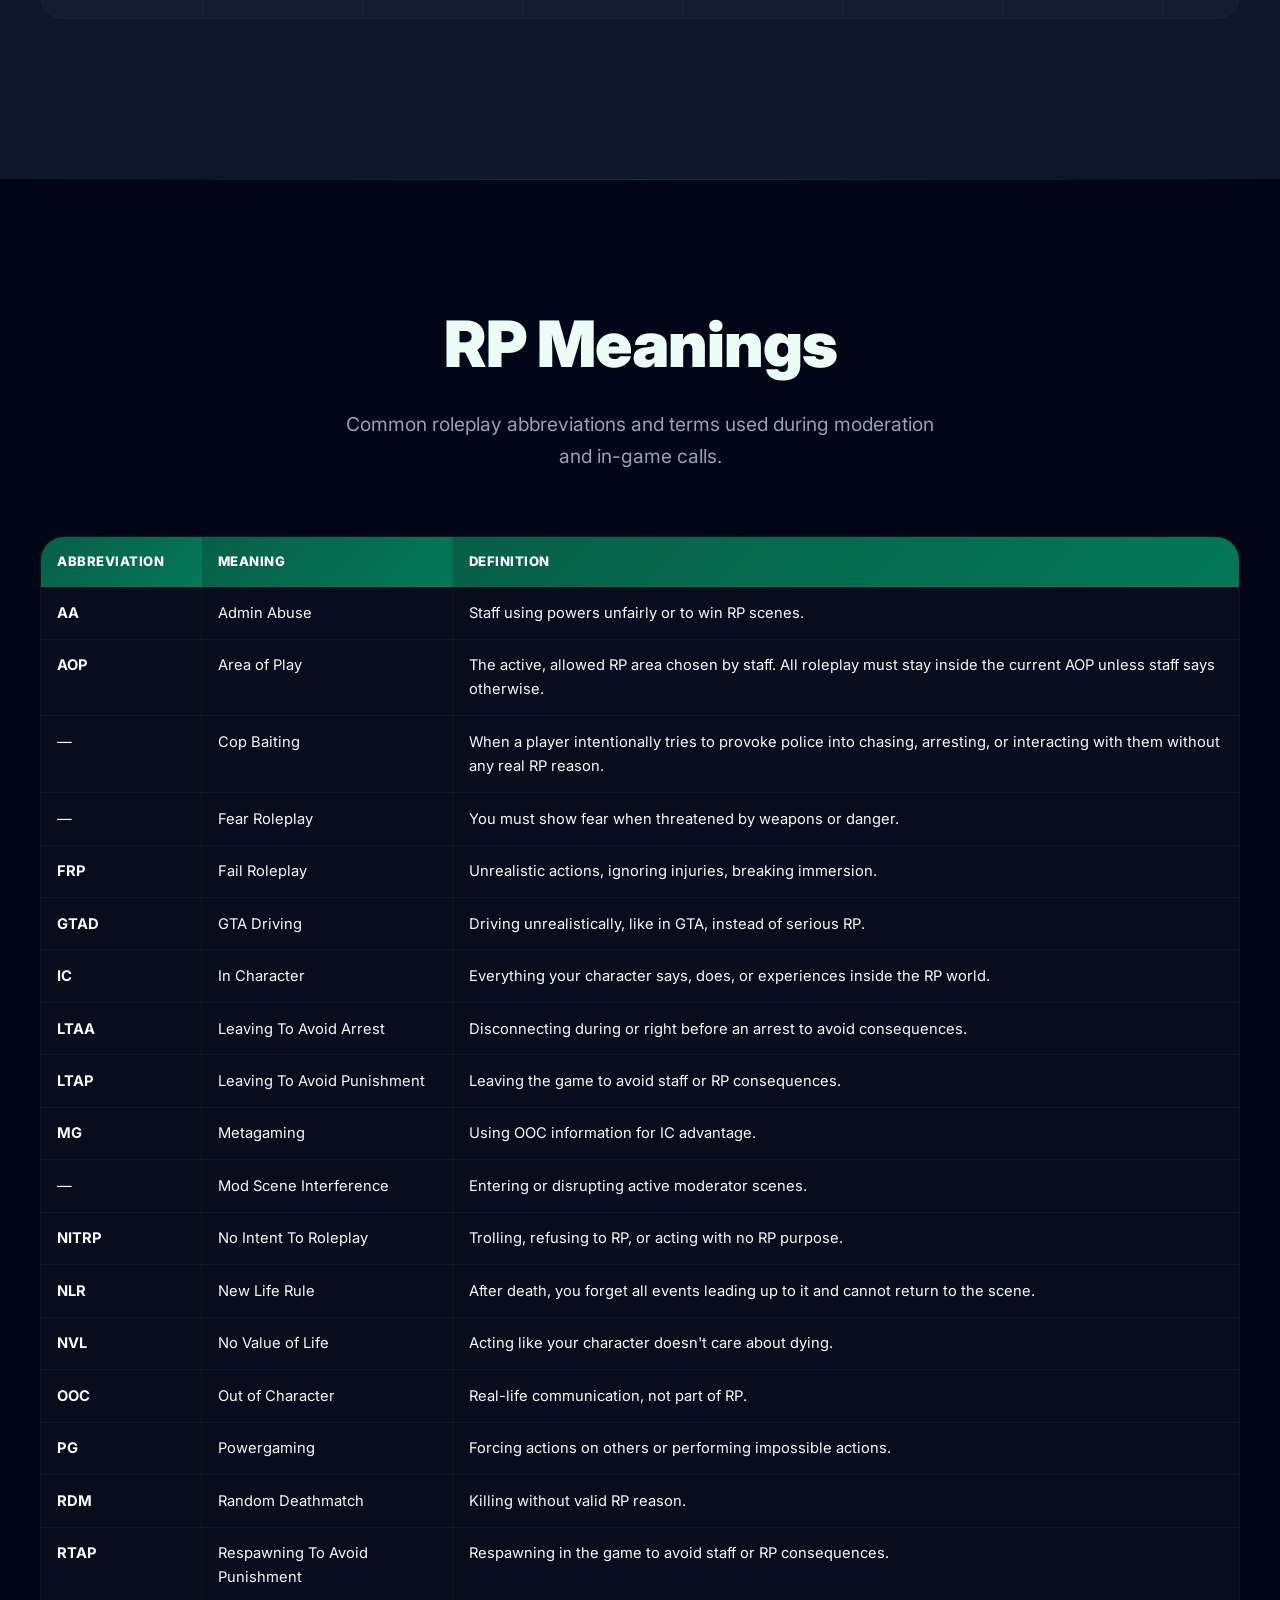
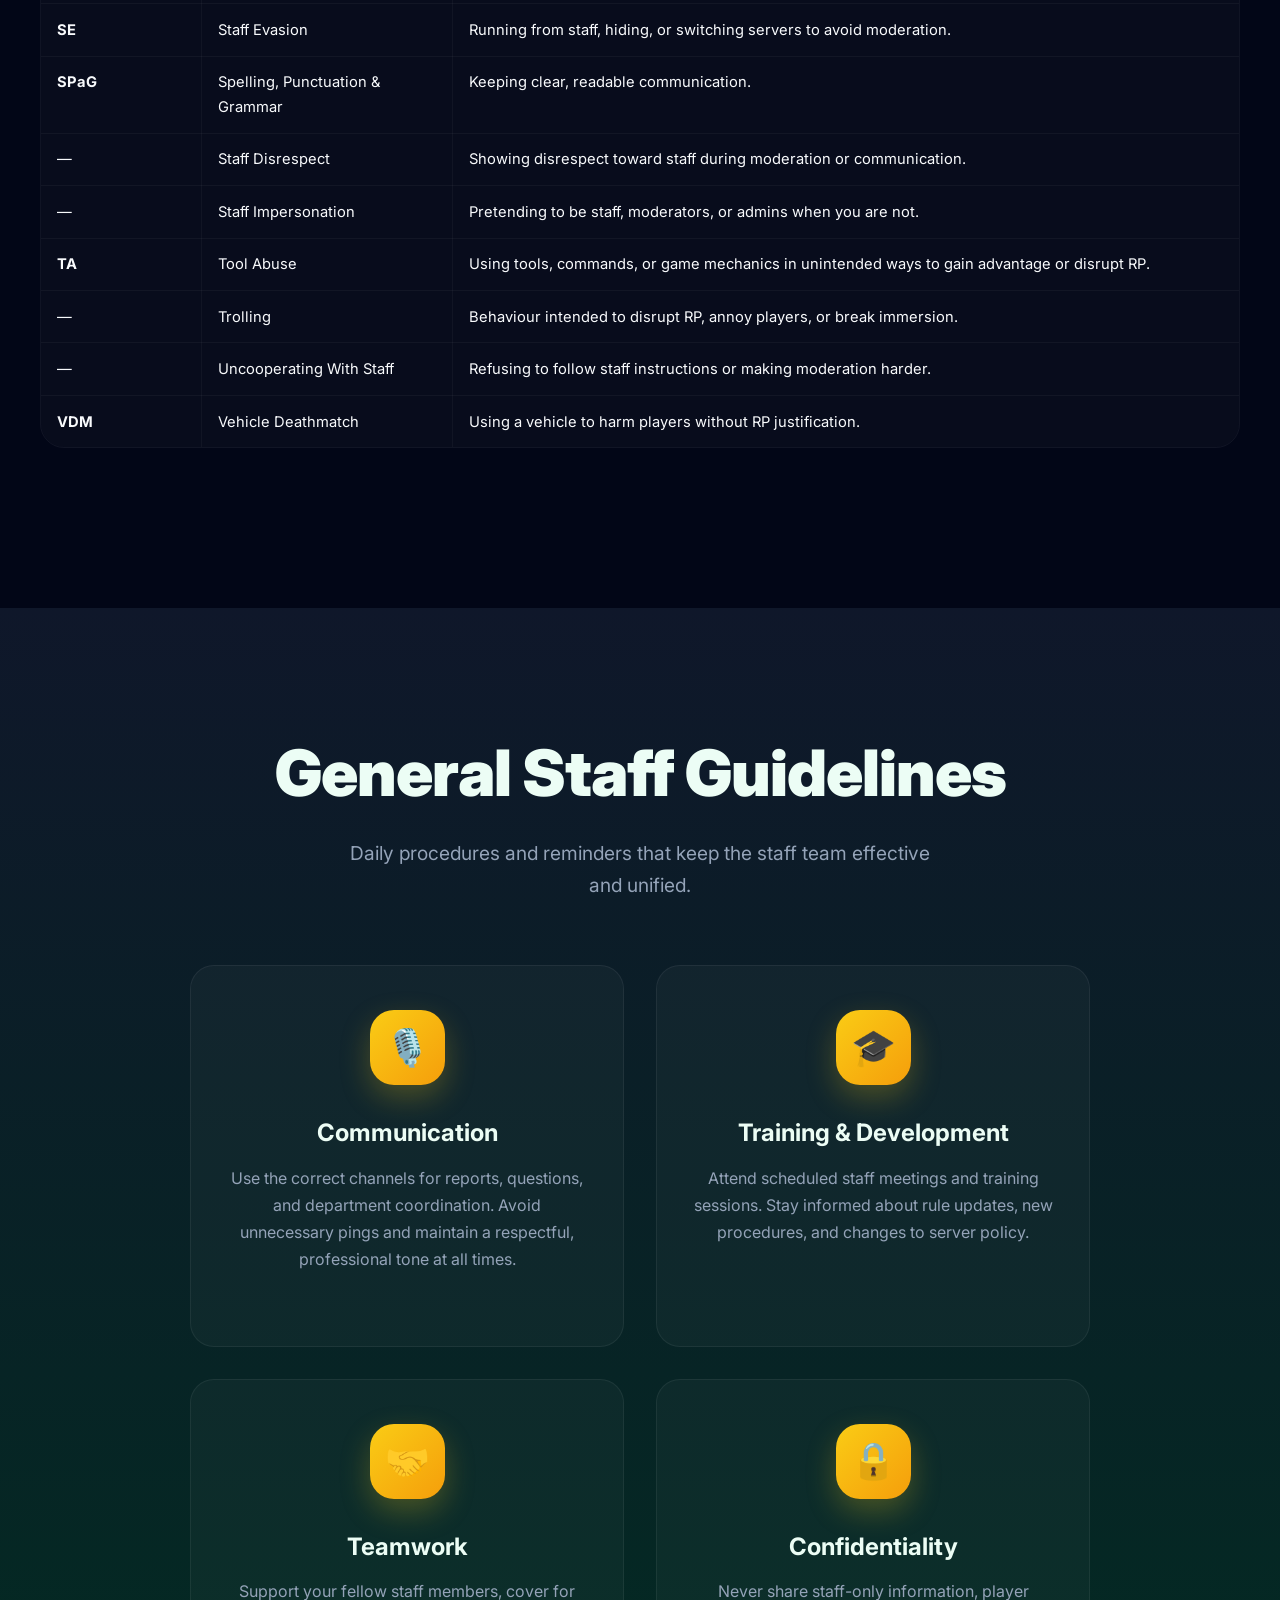
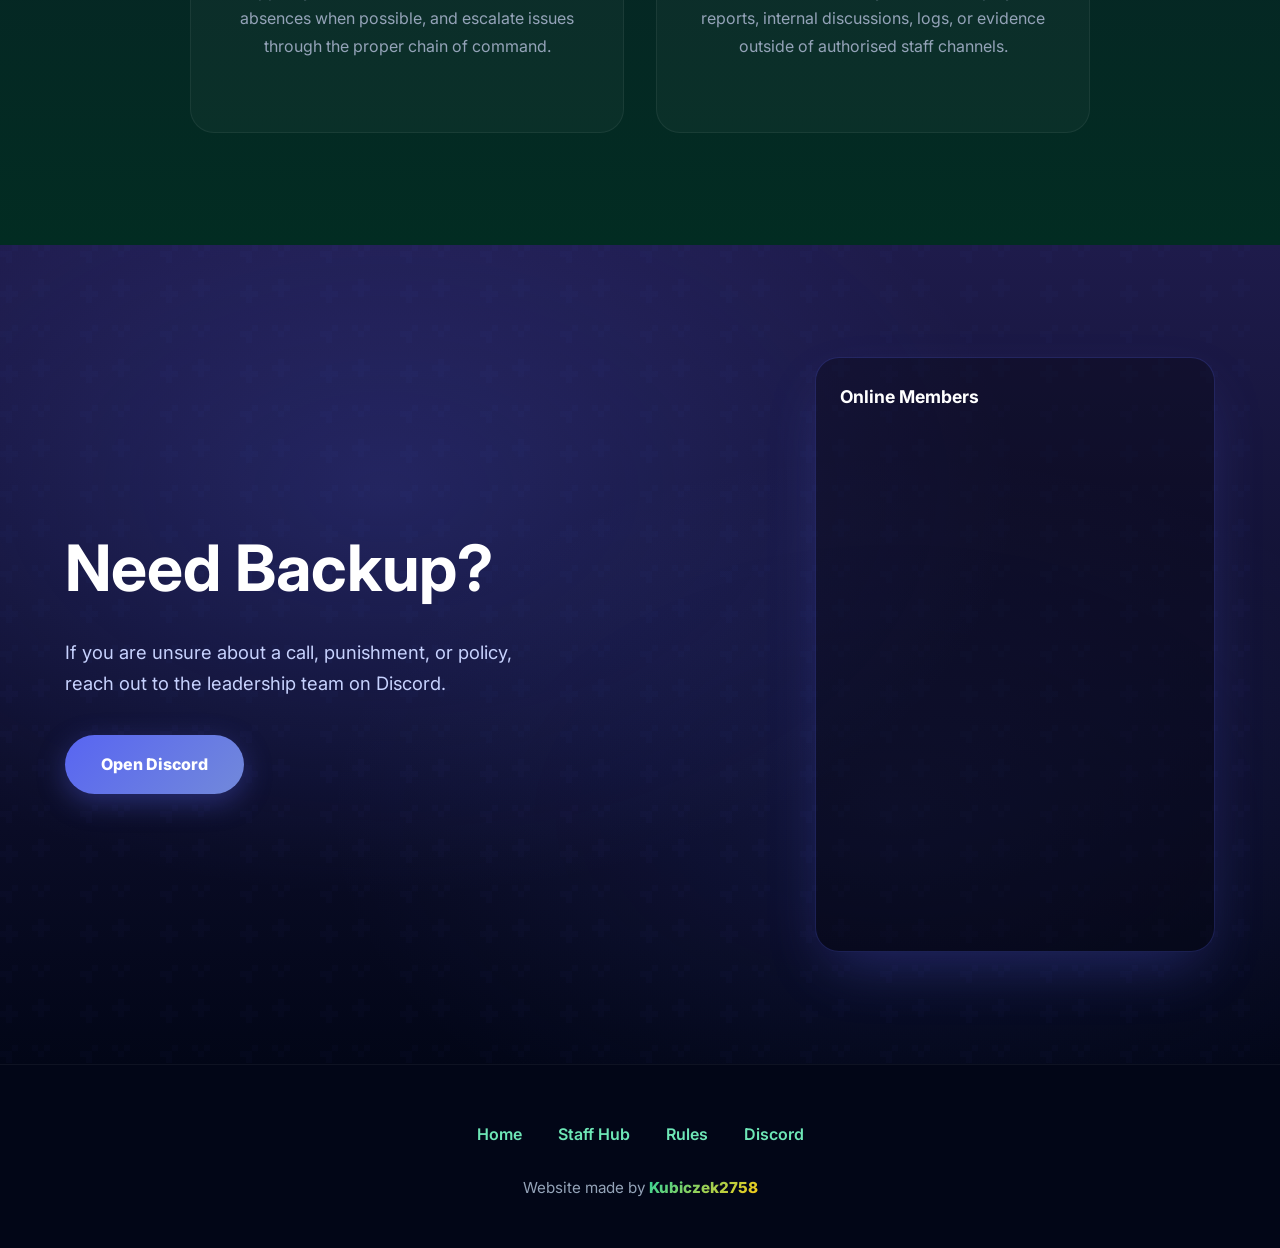
<file: fsrp-staff-hub/index.html>
<!DOCTYPE html>
<html lang="en">
<head>
  <meta charset="UTF-8" />
  <meta name="viewport" content="width=device-width, initial-scale=1.0" />
  <meta name="description" content="Florida State Roleplay Staff Hub - regulations, MOS call handling, punishments and staff guidelines." />
  <title>Staff Hub | Florida State Roleplay</title>
  <link rel="icon" href="../logo.png" type="image/png" />
  <link rel="stylesheet" href="../styles.css?v=5" />
</head>
<body>

  <!-- Loader -->
  <div id="loader">
    <div class="loader-particles" id="loaderParticles"></div>
    <div class="loader-aura"></div>
    <div class="loader-ring ring-outer"></div>
    <div class="loader-ring ring-mid"></div>
    <div class="loader-ring ring-inner"></div>
    <div class="loader-logo-wrap">
      <img src="../logo.png" alt="FSRP Logo" class="loader-logo" />
    </div>
    <div class="loader-text">FLORIDA STATE ROLEPLAY</div>
    <div class="loader-bar">
      <div class="loader-progress" id="loaderProgress"></div>
    </div>
    <div class="loader-percent" id="loaderPercent">0%</div>
    <div class="loader-status">Initializing experience...</div>
  </div>

  <!-- Navigation -->
  <nav class="navbar" id="navbar">
    <a href="../index.html" class="nav-brand">
      <img src="../logo.png" alt="FSRP Logo" />
      <span>Florida State Roleplay</span>
    </a>
    <ul class="nav-links">
      <li><a href="#home">Home</a></li>
      <li><a href="#conduct">Conduct</a></li>
      <li><a href="#duty">On Duty</a></li>
      <li><a href="#mos">MOS Calls</a></li>
      <li><a href="#punishments">Punishments</a></li>
      <li><a href="#rp-meanings">RP Meanings</a></li>
      <li><a href="#guidelines">Guidelines</a></li>
      <li><a href="https://discord.gg/pcP85r22KW" target="_blank" class="nav-cta nav-discord">
        <svg class="discord-icon" viewBox="0 0 24 24" fill="currentColor" aria-hidden="true">
          <path d="M20.317 4.3698a19.7913 19.7913 0 00-4.8851-1.5152.0741.0741 0 00-.0785.0371c-.211.3753-.4447.8648-.6083 1.2495-1.8447-.2762-3.68-.2762-5.4868 0-.1636-.3933-.4058-.8742-.6177-1.2495a.077.077 0 00-.0785-.037 19.7363 19.7363 0 00-4.8852 1.515.0699.0699 0 00-.0321.0277C.5334 9.0458-.319 13.5799.0992 18.0578a.0824.0824 0 00.0312.0561c2.0528 1.5076 4.0413 2.4228 5.9929 3.0294a.0777.0777 0 00.0842-.0276c.4616-.6304.8731-1.2952 1.226-1.9942a.076.076 0 00-.0416-.1057c-.6528-.2476-1.2743-.5495-1.8722-.8923a.077.077 0 01-.0076-.1277c.1258-.0943.2517-.1923.3718-.2914a.0743.0743 0 01.0776-.0105c3.9278 1.7933 8.18 1.7933 12.0614 0a.0739.0739 0 01.0785.0095c.1202.099.246.1981.3728.2924a.077.077 0 01-.0066.1276 12.2986 12.2986 0 01-1.873.8914.0766.0766 0 00-.0407.1067c.3604.698.7719 1.3628 1.225 1.9932a.076.076 0 00.0842.0286c1.961-.6067 3.9495-1.5219 6.0023-3.0294a.077.077 0 00.0313-.0552c.5004-5.177-.8382-9.6739-3.5485-13.6604a.061.061 0 00-.0312-.0286zM8.02 15.3312c-1.1825 0-2.1569-1.0857-2.1569-2.419 0-1.3332.9555-2.4189 2.157-2.4189 1.2108 0 2.1757 1.0952 2.1568 2.419 0 1.3332-.9555 2.4189-2.1569 2.4189zm7.9748 0c-1.1825 0-2.1569-1.0857-2.1569-2.419 0-1.3332.9554-2.4189 2.1569-2.4189 1.2108 0 2.1757 1.0952 2.1568 2.419 0 1.3332-.946 2.4189-2.1568 2.4189Z"/>
        </svg>
        Join Discord
      </a></li>
    </ul>
    <button class="mobile-menu-btn" id="mobileMenuBtn" aria-label="Menu">☰</button>
  </nav>

  <!-- Hero -->
  <header class="hero" id="home">
    <div class="hero-grid"></div>
    <div class="hero-content">
      <img src="../logo.png" alt="Florida State Roleplay Logo" class="hero-logo" />
      <h1>Staff Hub</h1>
      <p class="hero-subtitle">Everything FSRP staff need to know — conduct, duty expectations, MOS call handling, punishments, and daily procedures.</p>
      <div class="hero-buttons">
        <a href="#conduct" class="btn btn-primary">Staff Guidelines</a>
        <a href="https://discord.gg/pcP85r22KW" target="_blank" class="btn btn-discord">
          <svg viewBox="0 0 24 24" fill="currentColor" width="20" height="20" aria-hidden="true">
            <path d="M20.317 4.3698a19.7913 19.7913 0 00-4.8851-1.5152.0741.0741 0 00-.0785.0371c-.211.3753-.4447.8648-.6083 1.2495-1.8447-.2762-3.68-.2762-5.4868 0-.1636-.3933-.4058-.8742-.6177-1.2495a.077.077 0 00-.0785-.037 19.7363 19.7363 0 00-4.8852 1.515.0699.0699 0 00-.0321.0277C.5334 9.0458-.319 13.5799.0992 18.0578a.0824.0824 0 00.0312.0561c2.0528 1.5076 4.0413 2.4228 5.9929 3.0294a.0777.0777 0 00.0842-.0276c.4616-.6304.8731-1.2952 1.226-1.9942a.076.076 0 00-.0416-.1057c-.6528-.2476-1.2743-.5495-1.8722-.8923a.077.077 0 01-.0076-.1277c.1258-.0943.2517-.1923.3718-.2914a.0743.0743 0 01.0776-.0105c3.9278 1.7933 8.18 1.7933 12.0614 0a.0739.0739 0 01.0785.0095c.1202.099.246.1981.3728.2924a.077.077 0 01-.0066.1276 12.2986 12.2986 0 01-1.873.8914.0766.0766 0 00-.0407.1067c.3604.698.7719 1.3628 1.225 1.9932a.076.076 0 00.0842.0286c1.961-.6067 3.9495-1.5219 6.0023-3.0294a.077.077 0 00.0313-.0552c.5004-5.177-.8382-9.6739-3.5485-13.6604a.061.061 0 00-.0312-.0286zM8.02 15.3312c-1.1825 0-2.1569-1.0857-2.1569-2.419 0-1.3332.9555-2.4189 2.157-2.4189 1.2108 0 2.1757 1.0952 2.1568 2.419 0 1.3332-.9555 2.4189-2.1569 2.4189zm7.9748 0c-1.1825 0-2.1569-1.0857-2.1569-2.419 0-1.3332.9554-2.4189 2.1569-2.4189 1.2108 0 2.1757 1.0952 2.1568 2.419 0 1.3332-.946 2.4189-2.1568 2.4189Z"/>
          </svg>
          Join Discord
        </a>
      </div>
    </div>
    <div class="scroll-indicator">
      <span>Scroll down</span>
      <span>↓</span>
    </div>
  </header>

  <!-- Staff Conduct -->
  <section class="rules" id="conduct">
    <div class="container">
      <h2 class="section-title reveal">Staff Conduct</h2>
      <p class="section-subtitle reveal">Professional standards expected from every member of the FSRP staff team.</p>

      <div class="rules-grid reveal">
        <div class="rules-category">
          <div class="rules-category-header">
            <div class="rules-category-icon">🛡️</div>
            <h3>Professionalism</h3>
          </div>
          <ol class="rules-list">
            <li>Represent FSRP in a professional manner at all times, both in-game and on Discord.</li>
            <li>Treat every player, colleague, and visitor with respect, regardless of rank or history.</li>
            <li>Never use staff powers for personal gain, revenge, entertainment, or to influence roleplay.</li>
            <li>Keep all staff discussions, decisions, logs, and evidence confidential.</li>
            <li>Follow the chain of command and escalate issues through the correct channels.</li>
            <li>Remain calm and constructive, even when dealing with difficult players or situations.</li>
          </ol>
        </div>

        <div class="rules-category">
          <div class="rules-category-header">
            <div class="rules-category-icon">⚖️</div>
            <h3>Impartiality & Integrity</h3>
          </div>
          <ol class="rules-list">
            <li>Base every decision on facts, server rules, and documented staff policy — not personal feelings.</li>
            <li>Do not show favouritism toward friends, departments, or specific community members.</li>
            <li>Recuse yourself from any case where you have a conflict of interest.</li>
            <li>Document warnings, kicks, bans, and other major decisions so they can be reviewed.</li>
            <li>Give players a fair opportunity to explain themselves before issuing punishments.</li>
            <li>Accept feedback and correction from higher-ranked staff without argument.</li>
          </ol>
        </div>
      </div>
    </div>
  </section>

  <!-- On Duty -->
  <section class="departments" id="duty">
    <div class="container">
      <h2 class="section-title reveal">On Duty & Activity Quota</h2>
      <p class="section-subtitle reveal">Duty expectations, the 50/50 rule, and the weekly activity requirement.</p>

      <div class="rules-grid reveal">
        <div class="rules-category">
          <div class="rules-category-header">
            <div class="rules-category-icon">⏱️</div>
            <h3>Being On Duty</h3>
          </div>
          <ol class="rules-list">
            <li>Be visibly active and approachable whenever you are marked as on duty.</li>
            <li>Respond to player reports, pings, and admin calls in a timely manner.</li>
            <li>Maintain a professional appearance and attitude while representing the staff team.</li>
            <li>Do not remain AFK for extended periods while still marked on duty.</li>
            <li>If you need to step away, mark yourself off duty or notify a higher-ranked staff member.</li>
            <li>Prioritize moderation, tickets, and player safety over casual roleplay while on duty.</li>
          </ol>
        </div>

        <div class="rules-category">
          <div class="rules-category-header">
            <div class="rules-category-icon">📊</div>
            <h3>Quota & 50/50 Rule</h3>
          </div>
          <ol class="rules-list">
            <li>Every staff member must complete a minimum activity quota of <strong>2 hours per week</strong>.</li>
            <li>At least 50% of your in-server time should be spent on staff responsibilities.</li>
            <li>Casual roleplay is allowed, but staff duties always take priority when calls or issues arise.</li>
            <li>During events, peak hours, or high-ticket periods, focus primarily on moderation.</li>
            <li>If you cannot meet your quota, inform a leadership member in advance.</li>
            <li>Repeated failure to meet activity expectations may result in warnings, suspension, or demotion.</li>
          </ol>
        </div>
      </div>
    </div>
  </section>

  <!-- MOS Calls -->
  <section class="rules" id="mos">
    <div class="container">
      <h2 class="section-title reveal">Handling MOS Calls</h2>
      <p class="section-subtitle reveal"><strong>MOS</strong> stands for <strong>Member of Staff</strong>. These are in-game or Discord calls for staff assistance.</p>

      <div class="rules-grid reveal">
        <div class="rules-category">
          <div class="rules-category-header">
            <div class="rules-category-icon">📞</div>
            <h3>Response Protocol</h3>
          </div>
          <ol class="rules-list">
            <li>Acknowledge the call immediately so the reporter knows assistance is on the way.</li>
            <li>Gather context from all involved parties before making any decision.</li>
            <li>Remain neutral, calm, and professional — do not escalate the situation emotionally.</li>
            <li>Remove disruptive players from the active scene when necessary to protect roleplay.</li>
            <li>Restore the scene only after the issue has been fully resolved.</li>
            <li>If the situation is beyond your authority, escalate it to a higher-ranked staff member.</li>
          </ol>
        </div>

        <div class="rules-category">
          <div class="rules-category-header">
            <div class="rules-category-icon">📝</div>
            <h3>Documentation & Follow-Up</h3>
          </div>
          <ol class="rules-list">
            <li>Log every MOS call in the designated staff channel or ticket system.</li>
            <li>Include player names, the rule or behaviour involved, evidence, and the action taken.</li>
            <li>Capture screenshots or clips whenever possible to support your decision.</li>
            <li>Ask for guidance before issuing severe punishments if you are uncertain.</li>
            <li>Follow up on ongoing reports to ensure the issue does not continue.</li>
            <li>Keep MOS logs factual and free from personal opinions or bias.</li>
          </ol>
        </div>
      </div>
    </div>
  </section>

  <!-- Punishments -->
  <section class="departments" id="punishments">
    <div class="container">
      <h2 class="section-title reveal">Punishments for Actions</h2>
      <p class="section-subtitle reveal">A clear framework for staff discipline and in-game ERLC punishments.</p>

      <h3 class="table-caption reveal">Staff Punishments</h3>
      <div class="staff-table-wrapper reveal">
        <table class="staff-table">
          <thead>
            <tr>
              <th>Verbal Warning</th>
              <th>Warning</th>
              <th>Strike</th>
              <th>Demotion</th>
              <th>Suspension</th>
              <th>Termination</th>
              <th>Staff Blacklist</th>
            </tr>
          </thead>
          <tbody>
            <tr>
              <td><ul><li>Failure to Follow Ticket Procedures</li></ul></td>
              <td><ul><li>SPaG (Spelling, Punctuation and Grammar)</li></ul></td>
              <td><ul><li>Unprofessionalism</li></ul></td>
              <td><ul><li>Inactivity</li></ul></td>
              <td><ul><li>Impersonation or Lying</li></ul></td>
              <td><ul><li>Mass Inactivity</li></ul></td>
              <td><ul><li>Leaking Staff Informations</li></ul></td>
            </tr>
            <tr>
              <td><ul><li>Unauthorized Use of Staff Vehicles</li></ul></td>
              <td><ul><li>Toxic Behaviour</li></ul></td>
              <td><ul><li>Permissions Abuse</li></ul></td>
              <td><ul><li>Misleading Staff Members</li></ul></td>
              <td><ul><li>Mass Permissions Abuse</li></ul></td>
              <td><ul><li>Threatening Staff or Players</li></ul></td>
              <td><ul><li>Threatening Staff or Players</li></ul></td>
            </tr>
            <tr>
              <td><ul><li>Breaking RP Immersion</li></ul></td>
              <td><ul><li>Unauthorized Events</li></ul></td>
              <td><ul><li>Mass Toxic Behaviour</li></ul></td>
              <td><ul><li>Unapproved Server Restarts</li></ul></td>
              <td><ul><li>Unauthorized System Changes</li></ul></td>
              <td><ul><li>Attempting to Manipulate Player Reports</li></ul></td>
              <td><ul><li>Sharing Internal Documents</li></ul></td>
            </tr>
            <tr>
              <td><ul><li>Unprofessional Behaviour in VC</li></ul></td>
              <td><ul><li>Misleading Players</li></ul></td>
              <td><ul><li>Ignoring Chain of Command</li></ul></td>
              <td><ul><li>Failure to Follow Staff Conduct Guidelines</li></ul></td>
              <td><ul><li>Harassment / Discrimination</li></ul></td>
              <td><ul><li>Using All or Others Commands</li></ul></td>
              <td><ul><li>Using Staff Role for Personal Gain</li></ul></td>
            </tr>
            <tr>
              <td><ul><li>Over-Punishing Players</li></ul></td>
              <td><ul><li>Inappropriate Behaviour</li></ul></td>
              <td><ul><li>Failure to Log Punishments</li></ul></td>
              <td><ul><li>Shift Farming</li></ul></td>
              <td><ul><li>Attempting to Hide Evidence</li></ul></td>
              <td><ul><li>Favoritism Toward Friends</li></ul></td>
              <td><ul><li>Favoritism Toward Friends</li></ul></td>
            </tr>
            <tr>
              <td><ul><li>Under-Punishing Players</li></ul></td>
              <td><ul><li>Unauthorized Player Teleports</li></ul></td>
              <td><ul><li>False Punishments</li></ul></td>
              <td></td>
              <td><ul><li>Spreading Misinformation Internally</li></ul></td>
              <td></td>
              <td><ul><li>Using Staff Rank to Threaten Players</li></ul></td>
            </tr>
            <tr>
              <td><ul><li>Ignoring Staff Tickets</li></ul></td>
              <td><ul><li>Neglecting Player Reports</li></ul></td>
              <td><ul><li>Excessive AFK on Duty</li></ul></td>
              <td></td>
              <td><ul><li>Unapproved Server Shutdowns</li></ul></td>
              <td></td>
              <td><ul><li>Underage (&gt;13)</li></ul></td>
            </tr>
            <tr>
              <td><ul><li>Unprofessional Behaviour in Public Channels</li></ul></td>
              <td><ul><li>Misuse of Logs or Evidence</li></ul></td>
              <td><ul><li>Unapproved Staff Promotions</li></ul></td>
              <td></td>
              <td><ul><li>Providing Incorrect Training</li></ul></td>
              <td></td>
              <td><ul><li>Trolling</li></ul></td>
            </tr>
            <tr>
              <td></td>
              <td><ul><li>Overstepping Rank Permissions</li></ul></td>
              <td><ul><li>Unapproved Staff Demotions</li></ul></td>
              <td></td>
              <td></td>
              <td></td>
              <td><ul><li>Corruption</li></ul></td>
            </tr>
            <tr>
              <td></td>
              <td><ul><li>Disrespecting Higher Ranks</li></ul></td>
              <td><ul><li>Providing False Evidence</li></ul></td>
              <td></td>
              <td></td>
              <td></td>
              <td></td>
            </tr>
            <tr>
              <td></td>
              <td></td>
              <td><ul><li>Ignoring Staff Ping Requirements</li></ul></td>
              <td></td>
              <td></td>
              <td></td>
              <td></td>
            </tr>
            <tr>
              <td></td>
              <td></td>
              <td><ul><li>Not Using 4 Letter Commands</li></ul></td>
              <td></td>
              <td></td>
              <td></td>
              <td></td>
            </tr>
          </tbody>
        </table>
      </div>

      <h3 class="table-caption reveal">ERLC Punishments</h3>
      <div class="staff-table-wrapper reveal">
        <table class="staff-table">
          <thead>
            <tr>
              <th>Verbal Warning</th>
              <th>Warning</th>
              <th>Kick</th>
              <th>Temp Ban</th>
              <th>Bolo Ban</th>
              <th>Ban</th>
              <th>Banned RPs</th>
              <th>Required Perms to RPs</th>
            </tr>
          </thead>
          <tbody>
            <tr>
              <td><ul><li>Cuff Rush</li></ul></td>
              <td><ul><li>VDM (Vehicle Death Match)</li></ul></td>
              <td><ul><li>NLR (New Life Rule)</li></ul></td>
              <td><ul><li>FRP (Fail Roleplay)</li></ul></td>
              <td><ul><li>Having 3+ warnings</li></ul></td>
              <td><ul><li>Trolling</li></ul></td>
              <td><ul><li>ICE Roleplay</li></ul></td>
              <td><ul><li>Hostage Roleplay</li></ul></td>
            </tr>
            <tr>
              <td><ul><li>Tool Abuse</li></ul></td>
              <td><ul><li>RDM (Random Death Match)</li></ul></td>
              <td><ul><li>Fear Roleplay</li></ul></td>
              <td><ul><li>Mass VDM</li></ul></td>
              <td><ul><li>Having 2+ kicks</li></ul></td>
              <td><ul><li>Mass Staff RDM</li></ul></td>
              <td><ul><li>Hitman Roleplay</li></ul></td>
              <td><ul><li>Border Roleplay</li></ul></td>
            </tr>
            <tr>
              <td><ul><li>Not Using Livery</li></ul></td>
              <td><ul><li>False Mod Calls</li></ul></td>
              <td><ul><li>Staff RDM</li></ul></td>
              <td><ul><li>Mass RDM</li></ul></td>
              <td></td>
              <td><ul><li>Mass Staff VDM</li></ul></td>
              <td><ul><li>Animal Abuse Roleplay</li></ul></td>
              <td><ul><li>DOT Roadworks</li></ul></td>
            </tr>
            <tr>
              <td><ul><li>Wrong Uniform</li></ul></td>
              <td><ul><li>GTA Driving</li></ul></td>
              <td><ul><li>Staff VDM</li></ul></td>
              <td><ul><li>Staff Evasion</li></ul></td>
              <td></td>
              <td><ul><li>Having 3+ bolos</li></ul></td>
              <td><ul><li>Sexual Roleplay</li></ul></td>
              <td></td>
            </tr>
            <tr>
              <td><ul><li>Unrealistic Avatar</li></ul></td>
              <td><ul><li>Disturbing a Mod Scene</li></ul></td>
              <td><ul><li>Cop Baiting</li></ul></td>
              <td><ul><li>NSFW</li></ul></td>
              <td></td>
              <td><ul><li>RTAP (Respawn To Avoid Punishment)</li></ul></td>
              <td><ul><li>Political Context</li></ul></td>
              <td></td>
            </tr>
            <tr>
              <td></td>
              <td></td>
              <td><ul><li>Staff Disrespect</li></ul></td>
              <td><ul><li>Staff Impersonating</li></ul></td>
              <td></td>
              <td><ul><li>LTAP (Leave To Avoid Punishment)</li></ul></td>
              <td><ul><li>Racism Roleplay</li></ul></td>
              <td></td>
            </tr>
            <tr>
              <td></td>
              <td></td>
              <td><ul><li>Auto Jailing</li></ul></td>
              <td></td>
              <td></td>
              <td><ul><li>Breaking Roblox ToS</li></ul></td>
              <td><ul><li>Terrorism Roleplay</li></ul></td>
              <td></td>
            </tr>
            <tr>
              <td></td>
              <td></td>
              <td><ul><li>NITRP (No Intent To Roleplay)</li></ul></td>
              <td></td>
              <td></td>
              <td><ul><li>Raiding</li></ul></td>
              <td><ul><li>Drugs Roleplay</li></ul></td>
              <td></td>
            </tr>
            <tr>
              <td></td>
              <td></td>
              <td><ul><li>Refusing To Join Discord</li></ul></td>
              <td></td>
              <td></td>
              <td><ul><li>Bug Abuse</li></ul></td>
              <td><ul><li>Recreating Real Events</li></ul></td>
              <td></td>
            </tr>
          </tbody>
        </table>
      </div>
    </div>
  </section>

  <!-- RP Meanings -->
  <section class="rules" id="rp-meanings">
    <div class="container">
      <h2 class="section-title reveal">RP Meanings</h2>
      <p class="section-subtitle reveal">Common roleplay abbreviations and terms used during moderation and in-game calls.</p>

      <div class="staff-table-wrapper reveal">
        <table class="staff-table">
          <thead>
            <tr>
              <th>Abbreviation</th>
              <th>Meaning</th>
              <th>Definition</th>
            </tr>
          </thead>
          <tbody>
            <tr>
              <td><strong>AA</strong></td>
              <td>Admin Abuse</td>
              <td>Staff using powers unfairly or to win RP scenes.</td>
            </tr>
            <tr>
              <td><strong>AOP</strong></td>
              <td>Area of Play</td>
              <td>The active, allowed RP area chosen by staff. All roleplay must stay inside the current AOP unless staff says otherwise.</td>
            </tr>
            <tr>
              <td>—</td>
              <td>Cop Baiting</td>
              <td>When a player intentionally tries to provoke police into chasing, arresting, or interacting with them without any real RP reason.</td>
            </tr>
            <tr>
              <td>—</td>
              <td>Fear Roleplay</td>
              <td>You must show fear when threatened by weapons or danger.</td>
            </tr>
            <tr>
              <td><strong>FRP</strong></td>
              <td>Fail Roleplay</td>
              <td>Unrealistic actions, ignoring injuries, breaking immersion.</td>
            </tr>
            <tr>
              <td><strong>GTAD</strong></td>
              <td>GTA Driving</td>
              <td>Driving unrealistically, like in GTA, instead of serious RP.</td>
            </tr>
            <tr>
              <td><strong>IC</strong></td>
              <td>In Character</td>
              <td>Everything your character says, does, or experiences inside the RP world.</td>
            </tr>
            <tr>
              <td><strong>LTAA</strong></td>
              <td>Leaving To Avoid Arrest</td>
              <td>Disconnecting during or right before an arrest to avoid consequences.</td>
            </tr>
            <tr>
              <td><strong>LTAP</strong></td>
              <td>Leaving To Avoid Punishment</td>
              <td>Leaving the game to avoid staff or RP consequences.</td>
            </tr>
            <tr>
              <td><strong>MG</strong></td>
              <td>Metagaming</td>
              <td>Using OOC information for IC advantage.</td>
            </tr>
            <tr>
              <td>—</td>
              <td>Mod Scene Interference</td>
              <td>Entering or disrupting active moderator scenes.</td>
            </tr>
            <tr>
              <td><strong>NITRP</strong></td>
              <td>No Intent To Roleplay</td>
              <td>Trolling, refusing to RP, or acting with no RP purpose.</td>
            </tr>
            <tr>
              <td><strong>NLR</strong></td>
              <td>New Life Rule</td>
              <td>After death, you forget all events leading up to it and cannot return to the scene.</td>
            </tr>
            <tr>
              <td><strong>NVL</strong></td>
              <td>No Value of Life</td>
              <td>Acting like your character doesn't care about dying.</td>
            </tr>
            <tr>
              <td><strong>OOC</strong></td>
              <td>Out of Character</td>
              <td>Real-life communication, not part of RP.</td>
            </tr>
            <tr>
              <td><strong>PG</strong></td>
              <td>Powergaming</td>
              <td>Forcing actions on others or performing impossible actions.</td>
            </tr>
            <tr>
              <td><strong>RDM</strong></td>
              <td>Random Deathmatch</td>
              <td>Killing without valid RP reason.</td>
            </tr>
            <tr>
              <td><strong>RTAP</strong></td>
              <td>Respawning To Avoid Punishment</td>
              <td>Respawning in the game to avoid staff or RP consequences.</td>
            </tr>
            <tr>
              <td><strong>SE</strong></td>
              <td>Staff Evasion</td>
              <td>Running from staff, hiding, or switching servers to avoid moderation.</td>
            </tr>
            <tr>
              <td><strong>SPaG</strong></td>
              <td>Spelling, Punctuation & Grammar</td>
              <td>Keeping clear, readable communication.</td>
            </tr>
            <tr>
              <td>—</td>
              <td>Staff Disrespect</td>
              <td>Showing disrespect toward staff during moderation or communication.</td>
            </tr>
            <tr>
              <td>—</td>
              <td>Staff Impersonation</td>
              <td>Pretending to be staff, moderators, or admins when you are not.</td>
            </tr>
            <tr>
              <td><strong>TA</strong></td>
              <td>Tool Abuse</td>
              <td>Using tools, commands, or game mechanics in unintended ways to gain advantage or disrupt RP.</td>
            </tr>
            <tr>
              <td>—</td>
              <td>Trolling</td>
              <td>Behaviour intended to disrupt RP, annoy players, or break immersion.</td>
            </tr>
            <tr>
              <td>—</td>
              <td>Uncooperating With Staff</td>
              <td>Refusing to follow staff instructions or making moderation harder.</td>
            </tr>
            <tr>
              <td><strong>VDM</strong></td>
              <td>Vehicle Deathmatch</td>
              <td>Using a vehicle to harm players without RP justification.</td>
            </tr>
          </tbody>
        </table>
      </div>
    </div>
  </section>

  <!-- General Guidelines -->
  <section class="applications" id="guidelines">
    <div class="container">
      <h2 class="section-title reveal">General Staff Guidelines</h2>
      <p class="section-subtitle reveal">Daily procedures and reminders that keep the staff team effective and unified.</p>

      <div class="applications-grid">
        <div class="application-card reveal">
          <div class="app-icon">🎙️</div>
          <h3>Communication</h3>
          <p>Use the correct channels for reports, questions, and department coordination. Avoid unnecessary pings and maintain a respectful, professional tone at all times.</p>
        </div>
        <div class="application-card reveal">
          <div class="app-icon">🎓</div>
          <h3>Training & Development</h3>
          <p>Attend scheduled staff meetings and training sessions. Stay informed about rule updates, new procedures, and changes to server policy.</p>
        </div>
        <div class="application-card reveal">
          <div class="app-icon">🤝</div>
          <h3>Teamwork</h3>
          <p>Support your fellow staff members, cover for absences when possible, and escalate issues through the proper chain of command.</p>
        </div>
        <div class="application-card reveal">
          <div class="app-icon">🔒</div>
          <h3>Confidentiality</h3>
          <p>Never share staff-only information, player reports, internal discussions, logs, or evidence outside of authorised staff channels.</p>
        </div>
      </div>
    </div>
  </section>

  <!-- Discord CTA -->
  <section class="discord-cta" id="discord">
    <div class="container">
      <div class="discord-cta-grid">
        <div class="discord-cta-content reveal">
          <h2>Need Backup?</h2>
          <p>If you are unsure about a call, punishment, or policy, reach out to the leadership team on Discord.</p>
          <a href="https://discord.gg/pcP85r22KW" target="_blank" class="btn btn-discord">Open Discord</a>
        </div>

        <div class="discord-widget-wrapper reveal">
          <div class="discord-widget-card">
            <h3>Online Members</h3>
            <iframe
              src="https://discord.com/widget?id=1523284049345646674&theme=dark"
              width="350"
              height="500"
              allowtransparency="true"
              frameborder="0"
              sandbox="allow-popups allow-popups-to-escape-sandbox allow-same-origin allow-scripts">
            </iframe>
          </div>
        </div>
      </div>
    </div>
  </section>

  <!-- Footer -->
  <footer class="footer">
    <ul class="footer-links">
      <li><a href="../index.html">Home</a></li>
      <li><a href="#home">Staff Hub</a></li>
      <li><a href="../index.html#rules">Rules</a></li>
      <li><a href="https://discord.gg/pcP85r22KW" target="_blank">Discord</a></li>
    </ul>
    <p>Website made by <span class="credit-name">Kubiczek2758</span></p>
  </footer>

  <script src="../app.js?v=5"></script>
</body>
</html>
</file>
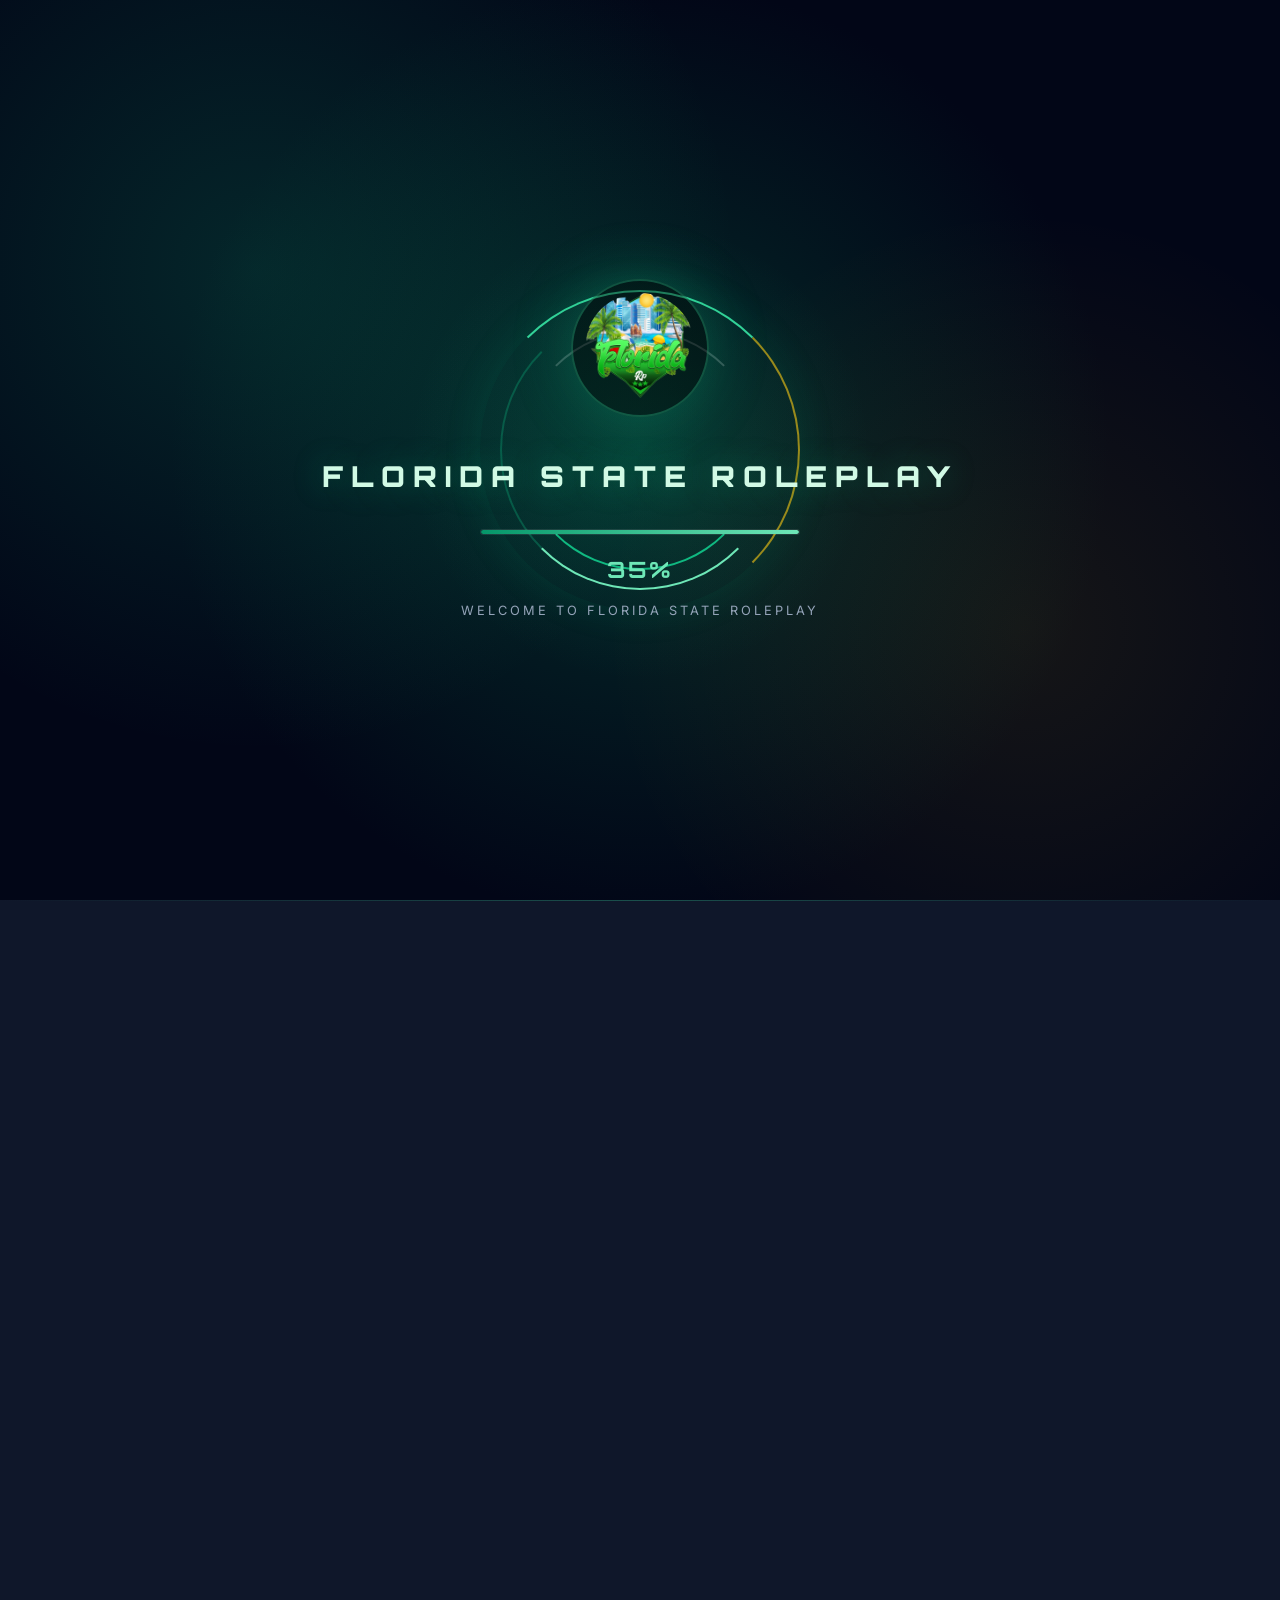
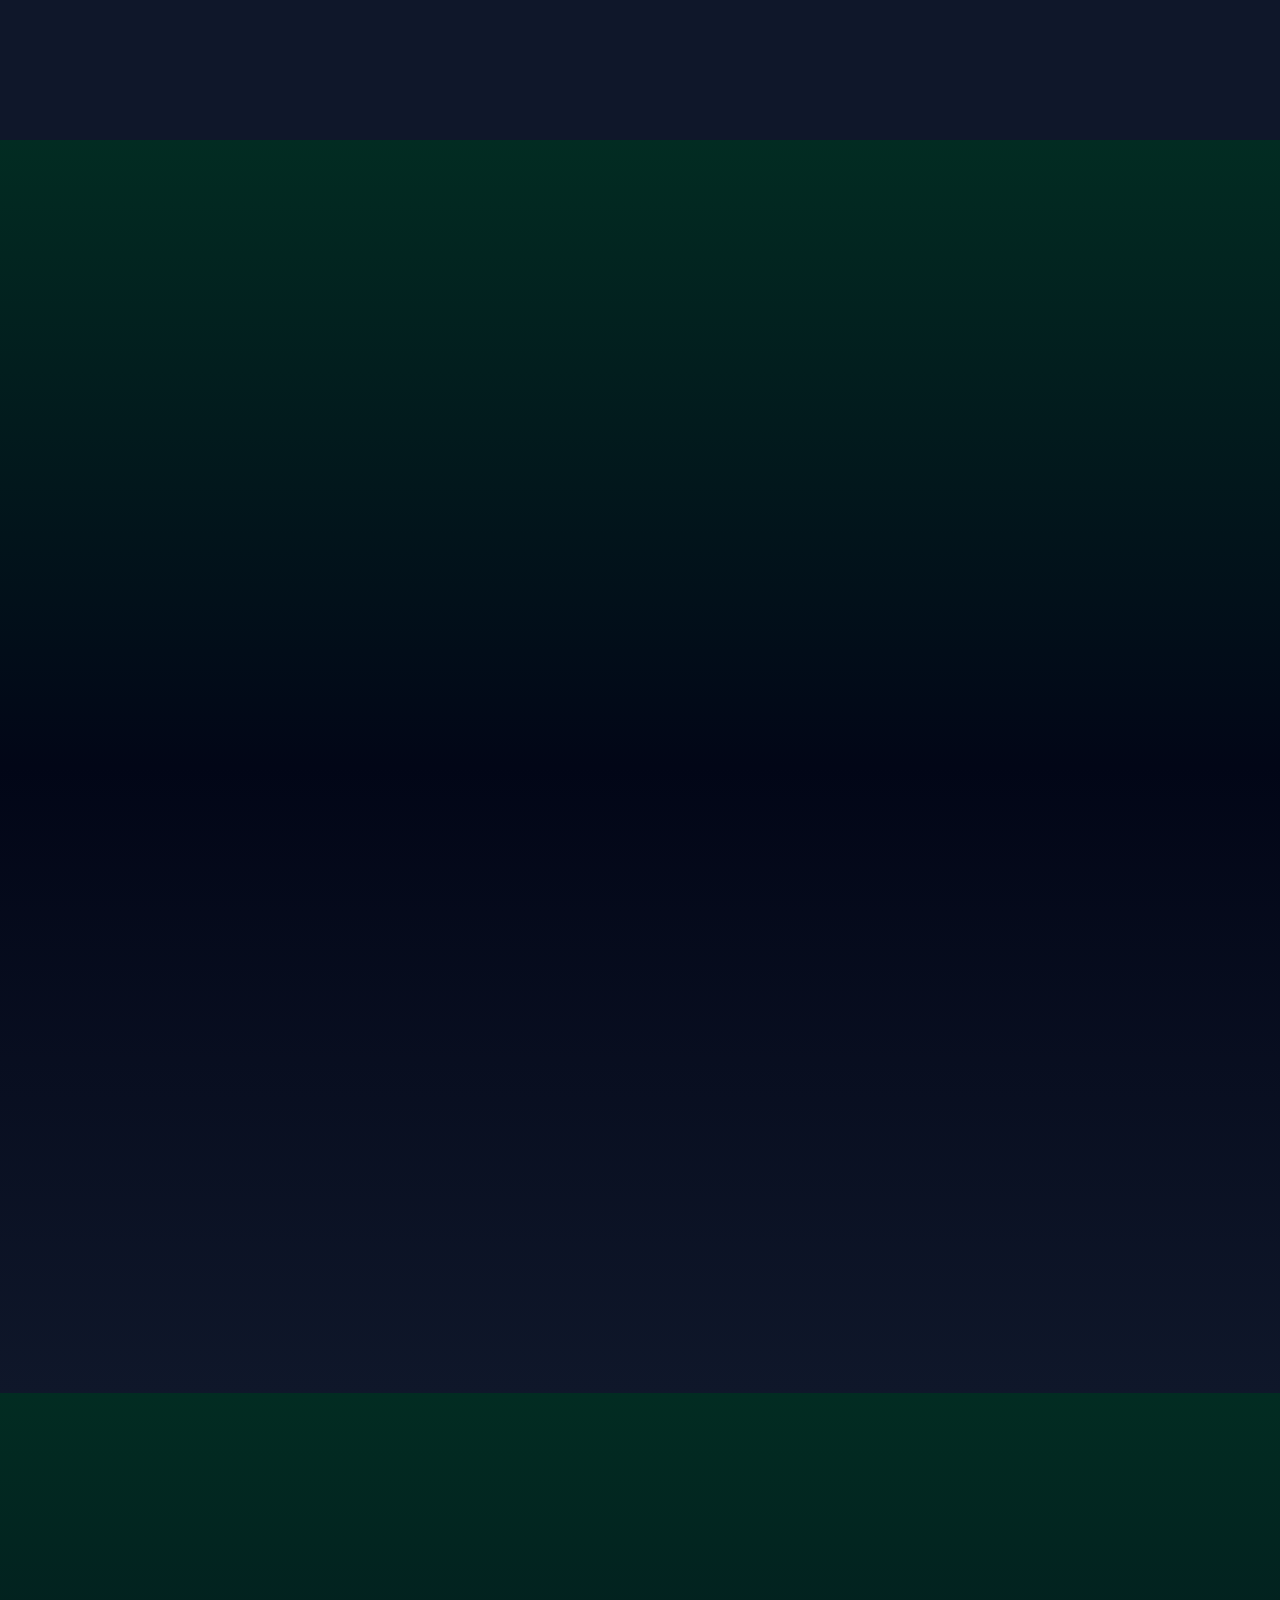
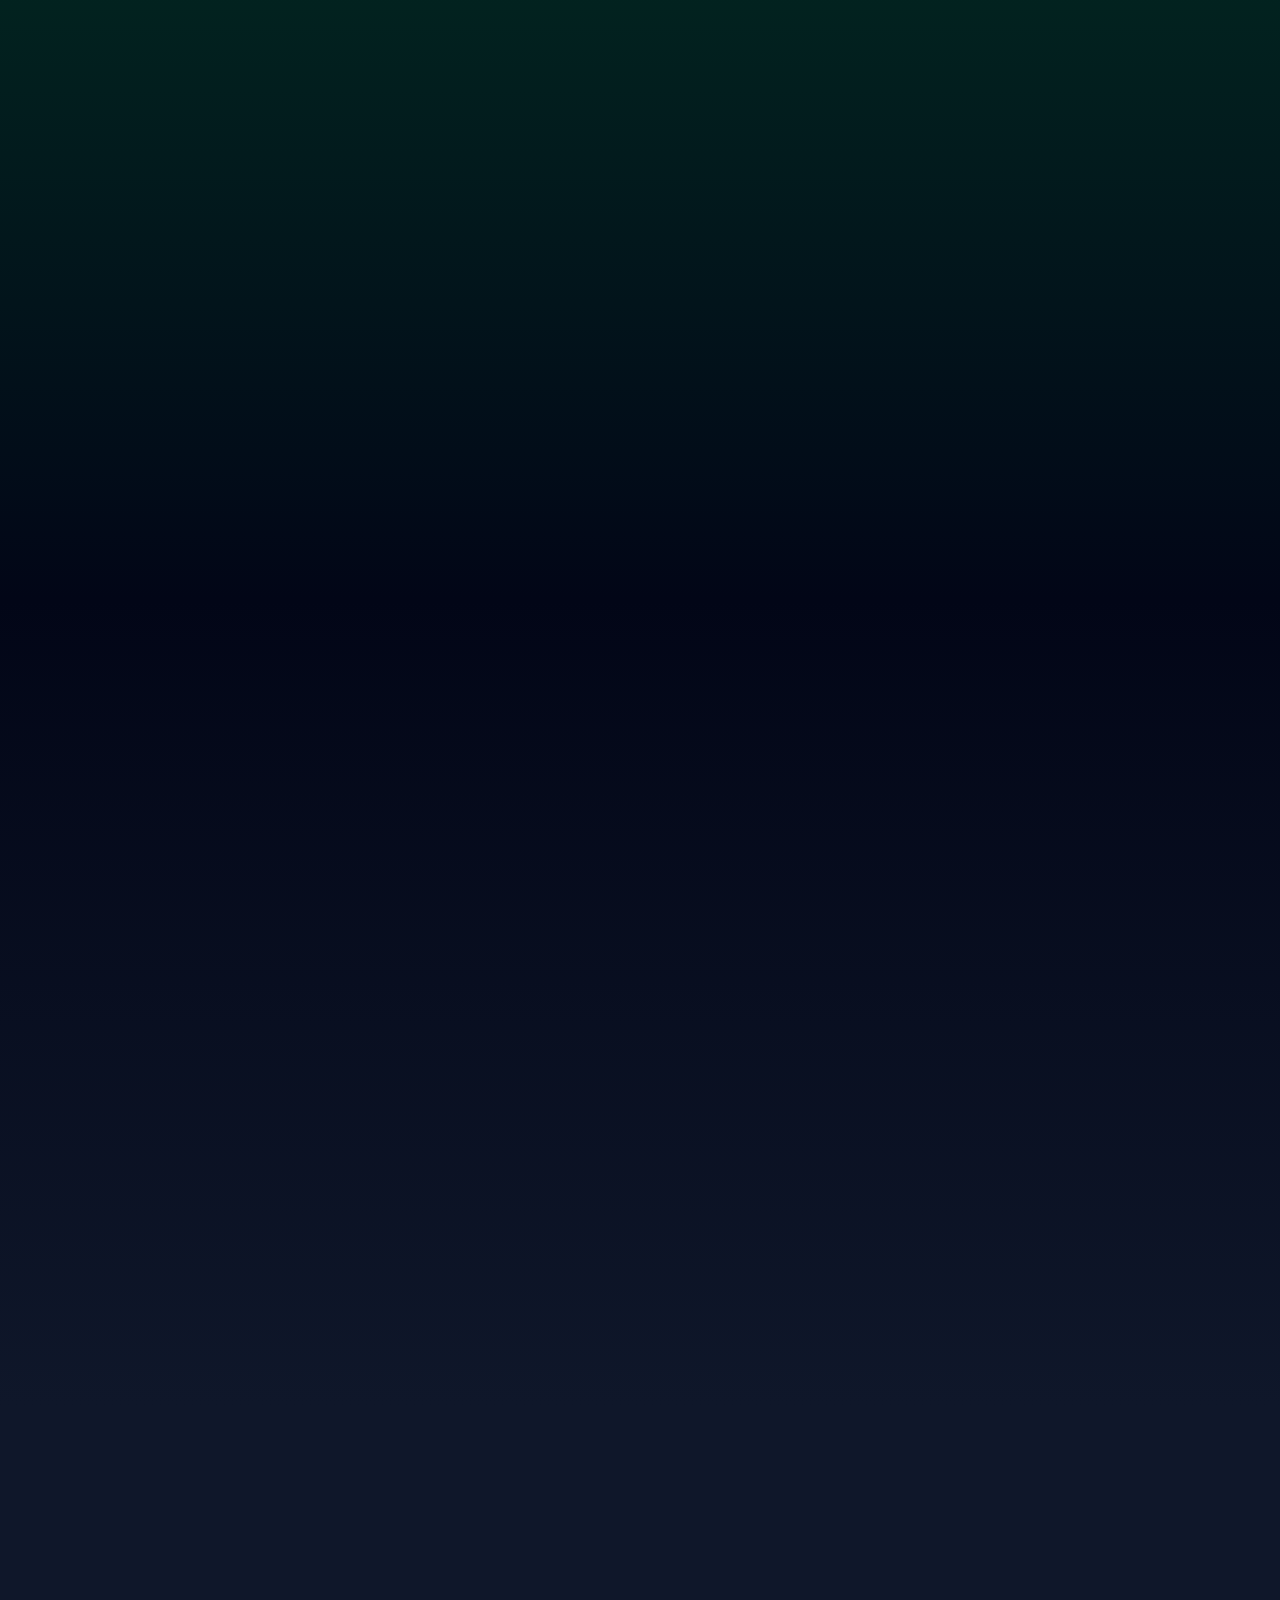
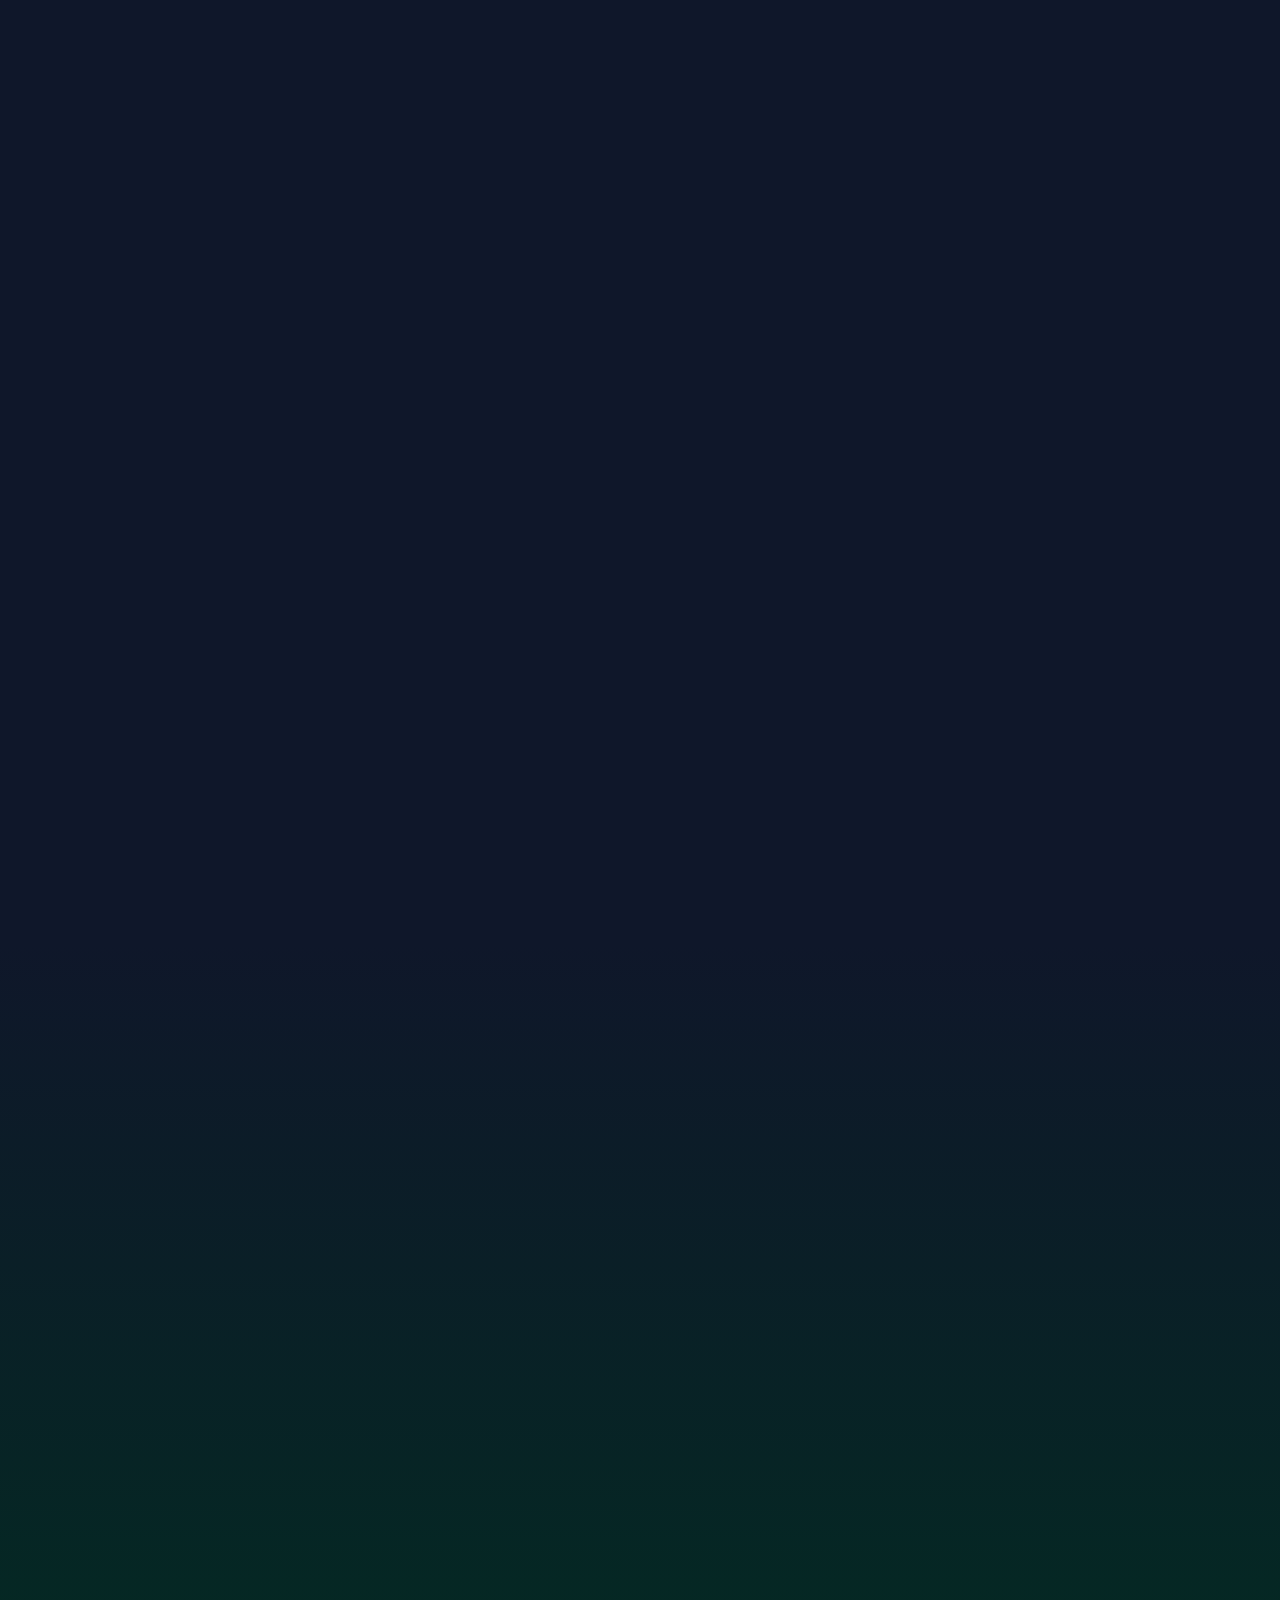
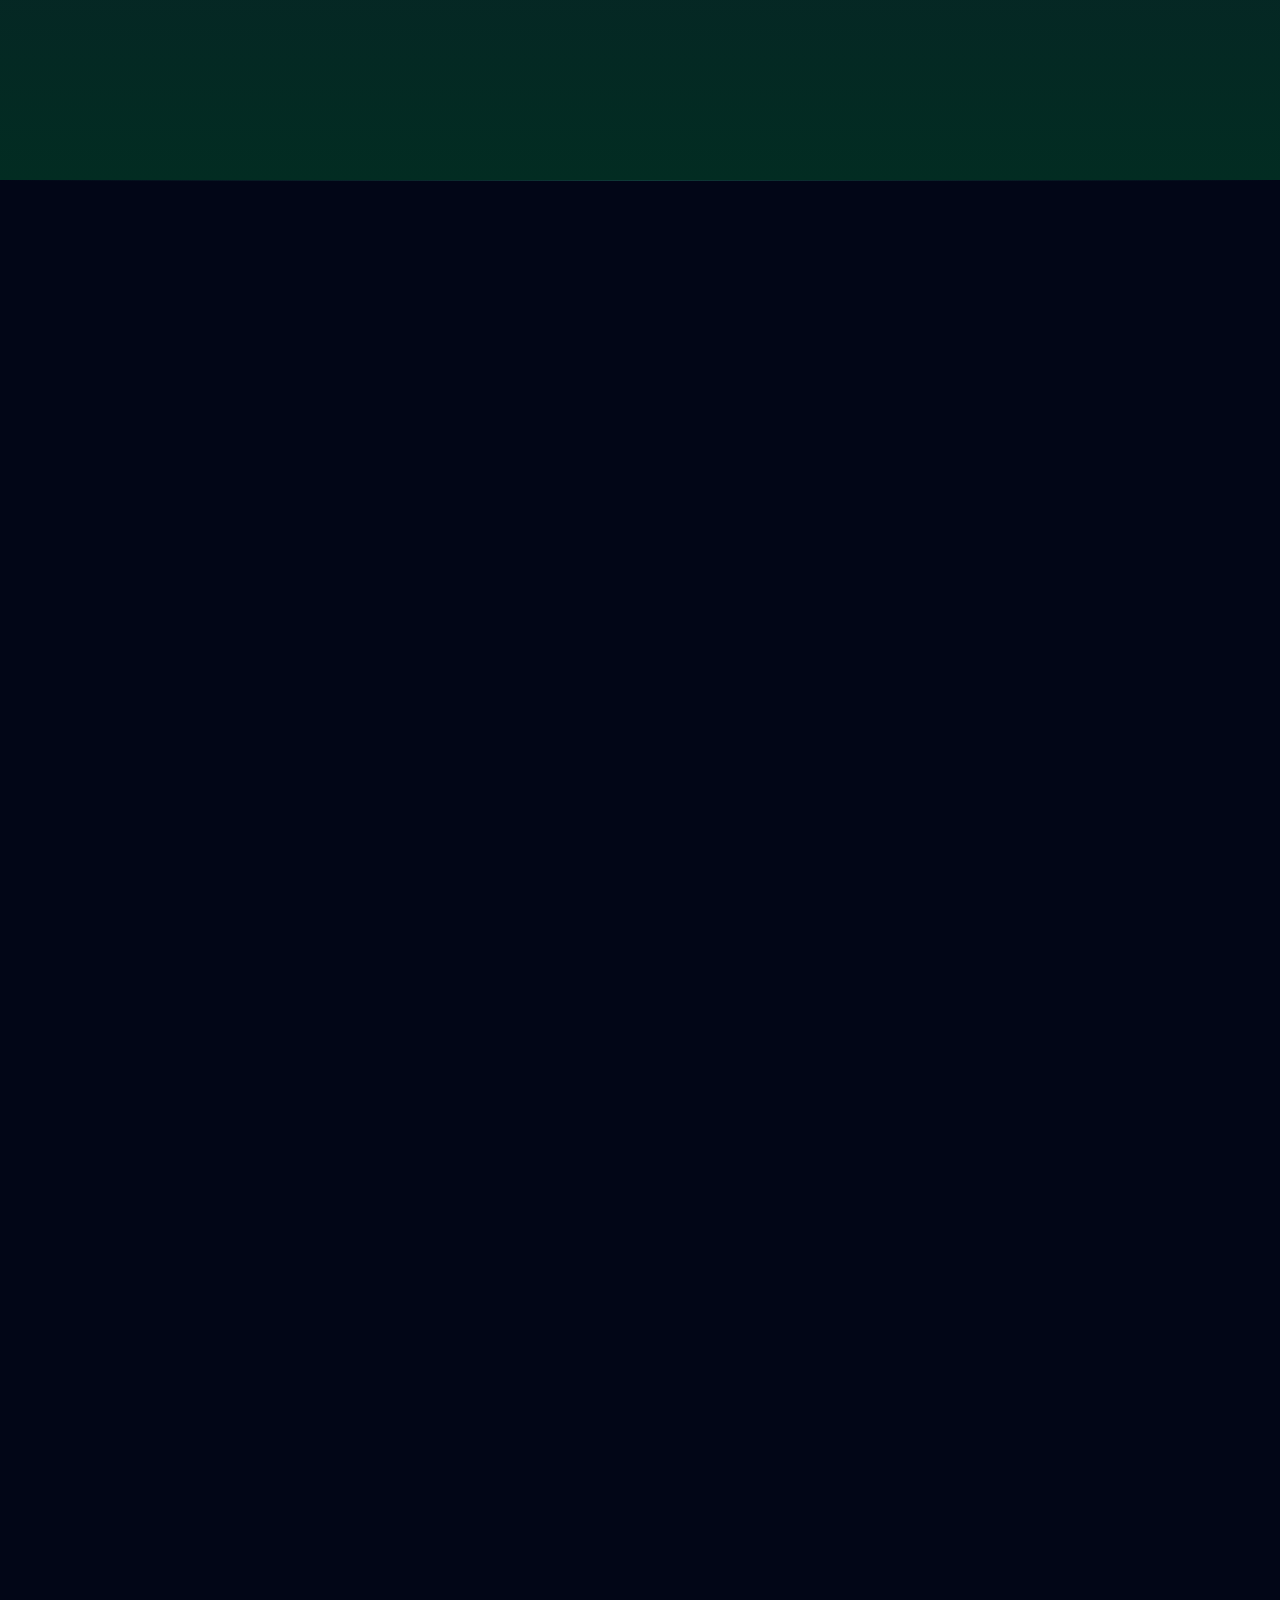
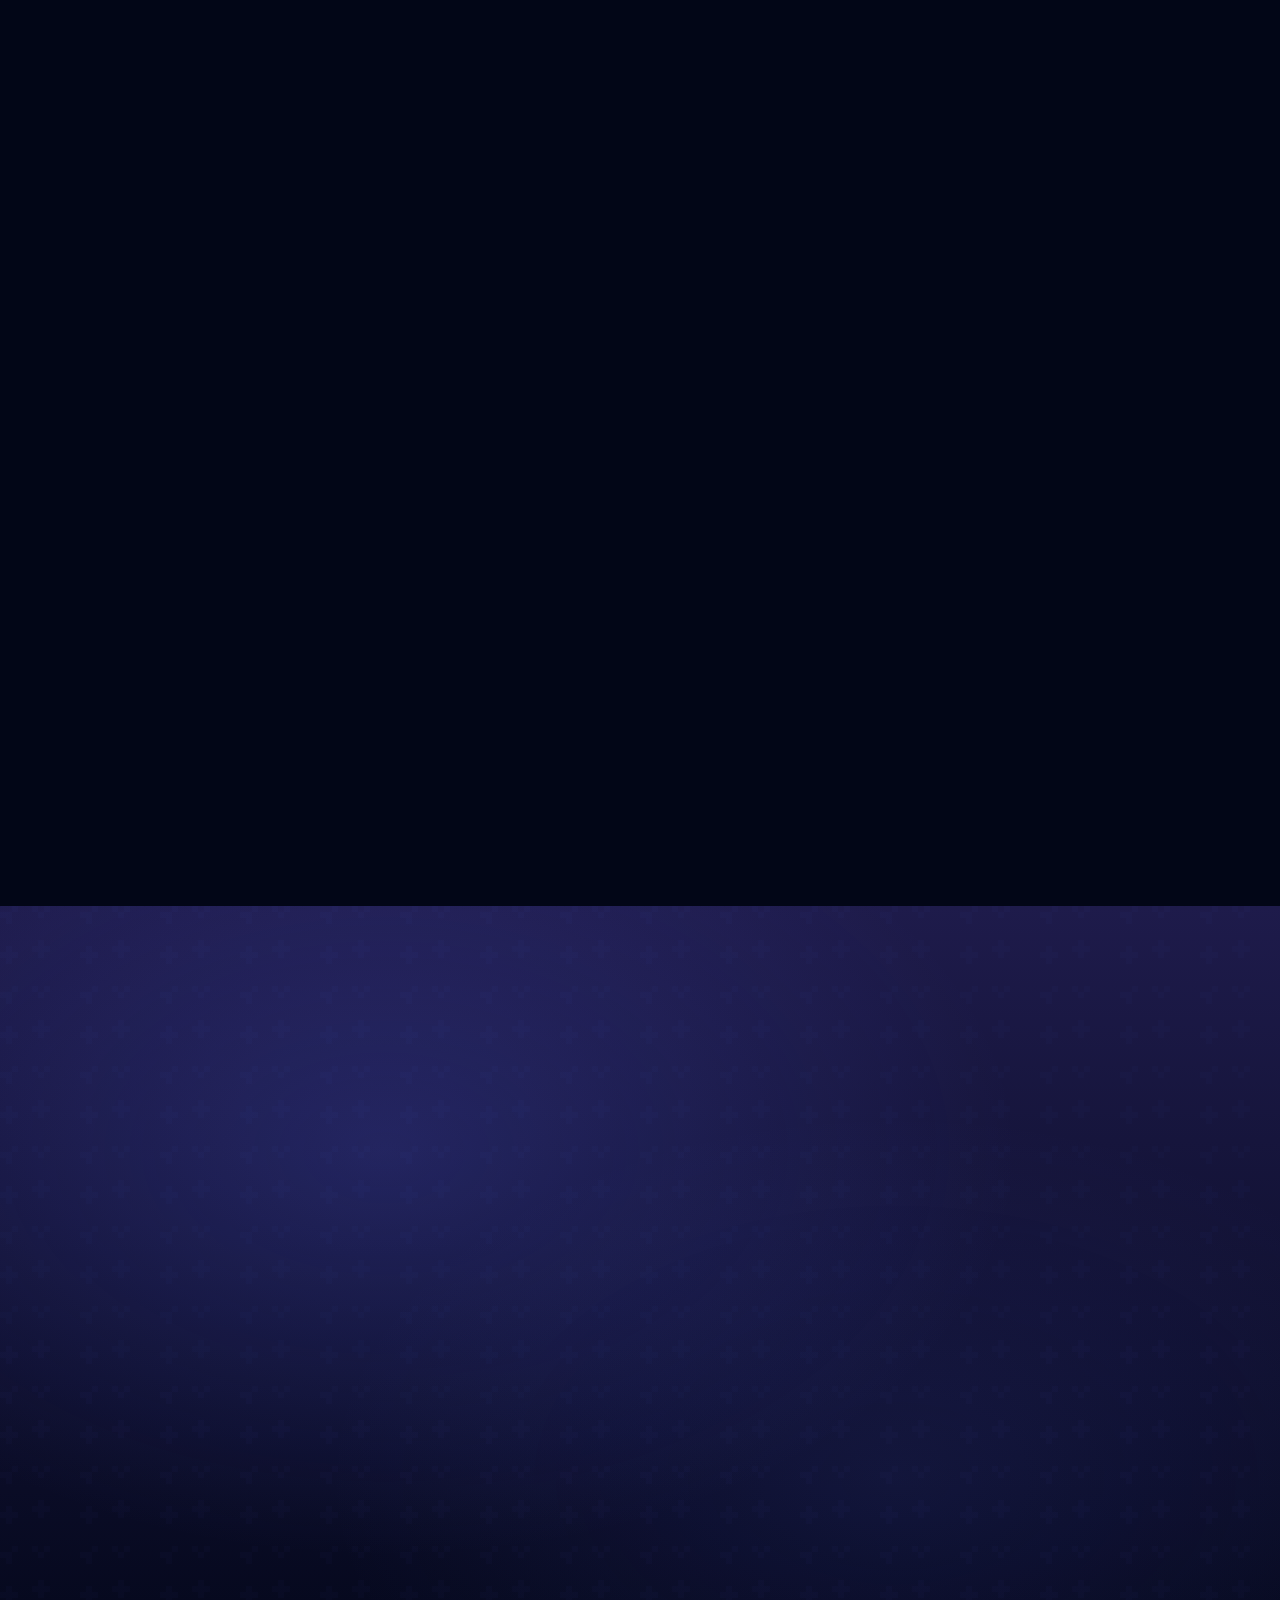
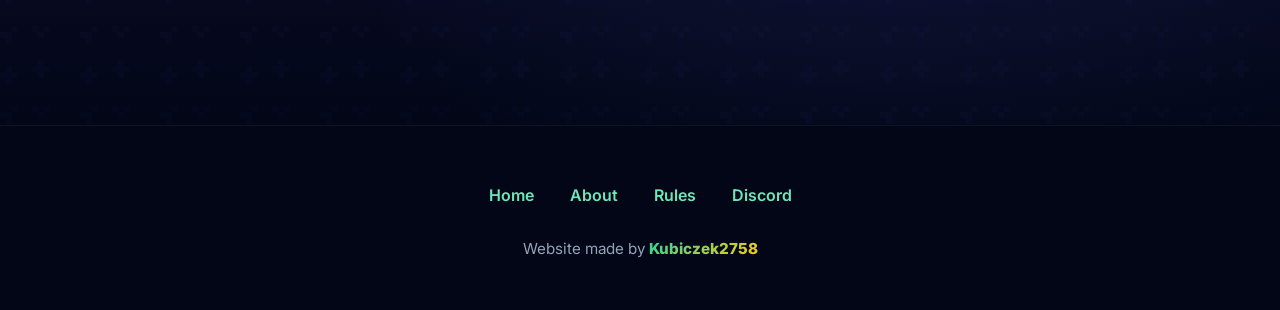
<file: news.html>
<!DOCTYPE html>
<html lang="en">
<head>
  <meta charset="UTF-8" />
  <meta http-equiv="refresh" content="0; url=index.html" />
  <title>Redirecting...</title>
</head>
<body>
  <p>Redirecting to <a href="index.html">home page</a>...</p>
</body>
</html>
</file>
<file: styles.css>
/* =========================================
   Florida State Roleplay - Premium v2
   Cinematic loader, glassmorphism UI, particles
   ========================================= */

@import url('https://fonts.googleapis.com/css2?family=Inter:wght@300;400;500;600;700;800;900&family=Orbitron:wght@500;700;900&display=swap');

:root {
  --green-950: #022c22;
  --green-900: #064e3b;
  --green-800: #065f46;
  --green-700: #047857;
  --green-600: #059669;
  --green-500: #10b981;
  --green-400: #34d399;
  --green-300: #6ee7b7;
  --green-200: #a7f3d0;
  --green-100: #d1fae5;
  --green-50: #ecfdf5;
  --accent: #facc15;
  --accent-hover: #eab308;
  --dark: #020617;
  --dark-900: #0b1221;
  --dark-800: #0f172a;
  --dark-700: #1e293b;
  --light: #f8fafc;
  --muted: #94a3b8;
  --discord: #5865f2;
  --shadow: 0 10px 15px -3px rgb(0 0 0 / 0.2);
  --shadow-lg: 0 20px 25px -5px rgb(0 0 0 / 0.25);
  --shadow-glow: 0 0 60px -15px rgba(16, 185, 129, 0.5);
  --shadow-glow-lg: 0 0 80px -10px rgba(16, 185, 129, 0.45);
  --radius: 1.5rem;
  --radius-sm: 1rem;
}

* {
  margin: 0;
  padding: 0;
  box-sizing: border-box;
}

html {
  scroll-behavior: smooth;
}

body {
  font-family: 'Inter', system-ui, -apple-system, BlinkMacSystemFont, sans-serif;
  background: var(--dark);
  color: var(--light);
  line-height: 1.65;
  overflow-x: hidden;
}

img {
  max-width: 100%;
  display: block;
}

a {
  color: inherit;
  text-decoration: none;
}

::selection {
  background: var(--green-500);
  color: white;
}

::-webkit-scrollbar {
  width: 10px;
}

::-webkit-scrollbar-track {
  background: var(--dark-800);
}

::-webkit-scrollbar-thumb {
  background: linear-gradient(var(--green-700), var(--green-500));
  border-radius: 999px;
}

::-webkit-scrollbar-thumb:hover {
  background: linear-gradient(var(--green-500), var(--green-300));
}

/* ========================
   LOADER - Cinematic
   ======================== */
#loader {
  position: fixed;
  inset: 0;
  background:
    radial-gradient(circle at 20% 30%, rgba(16, 185, 129, 0.18) 0%, transparent 40%),
    radial-gradient(circle at 80% 70%, rgba(250, 204, 21, 0.08) 0%, transparent 35%),
    radial-gradient(circle at 50% 50%, rgba(6, 78, 59, 0.5) 0%, transparent 60%),
    var(--dark);
  z-index: 9999;
  display: flex;
  flex-direction: column;
  align-items: center;
  justify-content: center;
  transition: opacity 1.2s cubic-bezier(0.4, 0, 0.2, 1), visibility 1.2s;
  overflow: hidden;
}

#loader.hidden {
  opacity: 0;
  visibility: hidden;
}

.loader-aura {
  position: absolute;
  width: 500px;
  height: 500px;
  border-radius: 50%;
  background: radial-gradient(circle, rgba(16, 185, 129, 0.15) 0%, transparent 65%);
  animation: aura-pulse 4s ease-in-out infinite;
  pointer-events: none;
}

@keyframes aura-pulse {
  0%, 100% { transform: scale(1); opacity: 0.6; }
  50% { transform: scale(1.3); opacity: 1; }
}

.loader-particles {
  position: absolute;
  inset: 0;
  pointer-events: none;
}

.loader-particles span {
  position: absolute;
  background: var(--green-400);
  border-radius: 50%;
  opacity: 0;
  animation: particle-float linear infinite;
  box-shadow: 0 0 10px var(--green-400);
}

@keyframes particle-float {
  0% { transform: translateY(100vh) scale(0); opacity: 0; }
  10% { opacity: 0.8; }
  90% { opacity: 0.4; }
  100% { transform: translateY(-20vh) scale(1.2); opacity: 0; }
}

.loader-ring {
  position: absolute;
  border-radius: 50%;
  border: 2px solid transparent;
  pointer-events: none;
}

.ring-outer {
  width: 320px;
  height: 320px;
  border-top-color: var(--green-400);
  border-right-color: rgba(250, 204, 21, 0.6);
  animation: spin 3s linear infinite;
  box-shadow: 0 0 40px rgba(16, 185, 129, 0.1);
}

.ring-mid {
  width: 280px;
  height: 280px;
  border-bottom-color: var(--green-300);
  border-left-color: rgba(16, 185, 129, 0.3);
  animation: spin-reverse 2.5s linear infinite;
}

.ring-inner {
  width: 240px;
  height: 240px;
  border-top-color: rgba(255, 255, 255, 0.2);
  border-bottom-color: var(--green-500);
  animation: spin 4s linear infinite;
}

.loader-logo-wrap {
  position: relative;
  z-index: 2;
  padding: 12px;
  border-radius: 50%;
  background: rgba(0, 0, 0, 0.4);
  border: 2px solid rgba(52, 211, 153, 0.3);
  box-shadow: 0 0 60px rgba(16, 185, 129, 0.3);
  animation: logo-breathe 2.5s ease-in-out infinite;
}

.loader-logo {
  width: 110px;
  height: 110px;
  border-radius: 50%;
  object-fit: contain;
  animation: logo-spin-slow 20s linear infinite;
}

@keyframes spin {
  0% { transform: rotate(0deg); }
  100% { transform: rotate(360deg); }
}

@keyframes spin-reverse {
  0% { transform: rotate(360deg); }
  100% { transform: rotate(0deg); }
}

@keyframes logo-breathe {
  0%, 100% { transform: scale(1); box-shadow: 0 0 30px rgba(16, 185, 129, 0.25); }
  50% { transform: scale(1.05); box-shadow: 0 0 60px rgba(16, 185, 129, 0.45); }
}

@keyframes logo-spin-slow {
  0% { transform: rotate(0deg); }
  100% { transform: rotate(360deg); }
}

.loader-text {
  margin-top: 2.25rem;
  font-family: 'Orbitron', sans-serif;
  font-size: 1.8rem;
  font-weight: 900;
  letter-spacing: 8px;
  color: var(--green-100);
  text-transform: uppercase;
  position: relative;
  z-index: 2;
  opacity: 0;
  animation: fade-in-up 0.8s ease 0.3s forwards;
  text-shadow: 0 0 30px rgba(16, 185, 129, 0.4);
}

.loader-bar {
  margin-top: 1.75rem;
  width: 320px;
  height: 6px;
  background: rgba(255, 255, 255, 0.05);
  border-radius: 999px;
  overflow: hidden;
  position: relative;
  z-index: 2;
  opacity: 0;
  animation: fade-in-up 0.8s ease 0.5s forwards;
  border: 1px solid rgba(255, 255, 255, 0.05);
}

.loader-progress {
  height: 100%;
  width: 0%;
  background: linear-gradient(90deg, var(--green-600), var(--green-300), var(--accent), var(--green-400));
  background-size: 300% 100%;
  border-radius: 999px;
  animation: shimmer 2s linear infinite;
  box-shadow: 0 0 25px rgba(16, 185, 129, 0.6);
  transition: width 0.3s ease;
}

.loader-percent {
  margin-top: 1rem;
  font-family: 'Orbitron', monospace;
  font-size: 1.4rem;
  font-weight: 700;
  color: var(--green-300);
  letter-spacing: 2px;
  position: relative;
  z-index: 2;
  opacity: 0;
  animation: fade-in-up 0.8s ease 0.6s forwards;
}

.loader-status {
  margin-top: 0.75rem;
  font-size: 0.8rem;
  color: var(--muted);
  letter-spacing: 3px;
  text-transform: uppercase;
  position: relative;
  z-index: 2;
  opacity: 0;
  animation: fade-in-up 0.8s ease 0.7s forwards;
}

@keyframes shimmer {
  0% { background-position: 300% 0; }
  100% { background-position: -300% 0; }
}

@keyframes fade-in-up {
  from { opacity: 0; transform: translateY(20px); }
  to { opacity: 1; transform: translateY(0); }
}

/* ========================
   NAVIGATION
   ======================== */
.navbar {
  position: fixed;
  top: 1.25rem;
  left: 50%;
  transform: translateX(-50%);
  z-index: 1000;
  padding: 0.55rem 0.7rem 0.55rem 1rem;
  display: flex;
  align-items: center;
  justify-content: space-between;
  width: min(1180px, calc(100% - 2rem));
  background: linear-gradient(135deg, rgba(6, 78, 59, 0.55), rgba(5, 46, 22, 0.7));
  backdrop-filter: blur(24px);
  -webkit-backdrop-filter: blur(24px);
  border: 1px solid rgba(52, 211, 153, 0.15);
  border-radius: 999px;
  box-shadow: 0 8px 32px rgba(0, 0, 0, 0.3), inset 0 1px 0 rgba(255, 255, 255, 0.08);
  transition: all 0.4s cubic-bezier(0.4, 0, 0.2, 1);
}

.navbar.scrolled {
  top: 0.75rem;
  background: linear-gradient(135deg, rgba(6, 78, 59, 0.92), rgba(5, 46, 22, 0.95));
  border-color: rgba(52, 211, 153, 0.35);
  box-shadow: 0 12px 45px rgba(0, 0, 0, 0.4), 0 0 50px -10px rgba(16, 185, 129, 0.25), inset 0 1px 0 rgba(255, 255, 255, 0.1);
}

.nav-brand {
  display: flex;
  align-items: center;
  gap: 0.75rem;
  font-weight: 800;
  font-size: 1.05rem;
}

.nav-brand img {
  width: 40px;
  height: 40px;
  border-radius: 50%;
  object-fit: contain;
  border: 2px solid var(--green-400);
  box-shadow: 0 0 20px rgba(16, 185, 129, 0.4);
  transition: transform 0.4s, box-shadow 0.4s;
}

.nav-brand:hover img {
  transform: rotate(12deg) scale(1.08);
  box-shadow: 0 0 35px rgba(16, 185, 129, 0.6);
}

.nav-links {
  display: flex;
  align-items: center;
  gap: 0.35rem;
  list-style: none;
  background: rgba(0, 0, 0, 0.2);
  padding: 0.3rem;
  border-radius: 999px;
  border: 1px solid rgba(255, 255, 255, 0.05);
}

.nav-links a {
  display: block;
  font-weight: 600;
  font-size: 0.84rem;
  padding: 0.55rem 1rem;
  border-radius: 999px;
  transition: all 0.25s;
  color: var(--green-100);
}

.nav-links a:hover {
  color: white;
  background: rgba(255, 255, 255, 0.08);
  transform: translateY(-1px);
}

.nav-links a.active {
  color: white;
  background: linear-gradient(135deg, var(--green-500), var(--green-700));
  box-shadow: 0 4px 18px rgba(16, 185, 129, 0.3);
}

.nav-cta {
  display: inline-flex;
  align-items: center;
  gap: 0.5rem;
  border-radius: 999px;
  font-weight: 800;
  font-size: 0.82rem;
  transition: all 0.3s;
}

.nav-discord {
  background: linear-gradient(135deg, var(--discord), #7289da);
  color: white;
  padding: 0.6rem 1.25rem;
  box-shadow: 0 6px 22px rgba(88, 101, 242, 0.4);
  position: relative;
  overflow: hidden;
}

.nav-discord::before {
  content: '';
  position: absolute;
  inset: 0;
  background: linear-gradient(90deg, transparent, rgba(255, 255, 255, 0.3), transparent);
  transform: translateX(-100%);
  transition: transform 0.6s;
}

.nav-discord:hover::before {
  transform: translateX(100%);
}

.nav-discord:hover {
  transform: translateY(-2px);
  box-shadow: 0 10px 30px rgba(88, 101, 242, 0.55);
}

.discord-icon {
  width: 17px;
  height: 17px;
  flex-shrink: 0;
}

.mobile-menu-btn {
  display: none;
  background: rgba(255, 255, 255, 0.06);
  border: 1px solid rgba(255, 255, 255, 0.1);
  color: var(--light);
  font-size: 1.3rem;
  cursor: pointer;
  width: 42px;
  height: 42px;
  border-radius: 50%;
  transition: all 0.25s;
}

.mobile-menu-btn:hover {
  background: rgba(255, 255, 255, 0.12);
  transform: scale(1.05);
}

/* ========================
   HERO
   ======================== */
.hero {
  min-height: 100vh;
  display: flex;
  align-items: center;
  justify-content: center;
  text-align: center;
  padding: 9rem 2rem 5rem;
  position: relative;
  background:
    radial-gradient(ellipse at 50% 0%, rgba(16, 185, 129, 0.2) 0%, transparent 55%),
    radial-gradient(ellipse at 80% 60%, rgba(52, 211, 153, 0.1) 0%, transparent 45%),
    linear-gradient(180deg, var(--dark-900) 0%, var(--green-950) 100%);
  overflow: hidden;
}

.hero-grid {
  position: absolute;
  inset: 0;
  background-image:
    linear-gradient(rgba(16, 185, 129, 0.035) 1px, transparent 1px),
    linear-gradient(90deg, rgba(16, 185, 129, 0.035) 1px, transparent 1px);
  background-size: 70px 70px;
  mask-image: radial-gradient(circle at center, black 25%, transparent 75%);
  -webkit-mask-image: radial-gradient(circle at center, black 25%, transparent 75%);
}

.hero-content {
  position: relative;
  z-index: 1;
  max-width: 950px;
}

.hero-logo {
  width: 180px;
  height: 180px;
  margin: 0 auto 2rem;
  border-radius: 50%;
  object-fit: contain;
  border: 4px solid var(--green-400);
  box-shadow: var(--shadow-glow-lg);
  animation: float 5s ease-in-out infinite;
  background: rgba(0, 0, 0, 0.25);
  padding: 8px;
}

@keyframes float {
  0%, 100% { transform: translateY(0); }
  50% { transform: translateY(-16px); }
}

.hero h1 {
  font-size: clamp(3rem, 8vw, 6rem);
  font-weight: 900;
  line-height: 1;
  margin-bottom: 1.25rem;
  background: linear-gradient(135deg, #ffffff 0%, var(--green-200) 40%, var(--green-400) 100%);
  -webkit-background-clip: text;
  -webkit-text-fill-color: transparent;
  background-clip: text;
  letter-spacing: -2px;
}

.hero-subtitle {
  font-size: clamp(1.1rem, 2.5vw, 1.5rem);
  color: var(--green-100);
  margin-bottom: 2.75rem;
  font-weight: 400;
  max-width: 720px;
  margin-left: auto;
  margin-right: auto;
}

.hero-buttons {
  display: flex;
  gap: 1rem;
  justify-content: center;
  flex-wrap: wrap;
}

.btn {
  display: inline-flex;
  align-items: center;
  justify-content: center;
  gap: 0.6rem;
  padding: 1rem 2.25rem;
  border-radius: 999px;
  font-weight: 800;
  font-size: 1rem;
  border: none;
  cursor: pointer;
  transition: all 0.3s;
  position: relative;
  overflow: hidden;
}

.btn::before {
  content: '';
  position: absolute;
  inset: 0;
  background: linear-gradient(90deg, transparent, rgba(255, 255, 255, 0.3), transparent);
  transform: translateX(-100%);
  transition: transform 0.6s;
}

.btn:hover::before {
  transform: translateX(100%);
}

.btn-primary {
  background: linear-gradient(135deg, var(--green-500), var(--green-700));
  color: white;
  box-shadow: 0 8px 28px rgba(16, 185, 129, 0.4);
}

.btn-primary:hover {
  transform: translateY(-4px) scale(1.02);
  box-shadow: 0 14px 40px rgba(16, 185, 129, 0.55);
}

.btn-discord {
  background: linear-gradient(135deg, var(--discord), #7289da);
  color: white;
  box-shadow: 0 8px 28px rgba(88, 101, 242, 0.35);
}

.btn-discord:hover {
  transform: translateY(-4px) scale(1.02);
  box-shadow: 0 14px 40px rgba(88, 101, 242, 0.5);
}

.scroll-indicator {
  position: absolute;
  bottom: 2.5rem;
  left: 50%;
  transform: translateX(-50%);
  display: flex;
  flex-direction: column;
  align-items: center;
  gap: 0.35rem;
  color: var(--green-300);
  font-size: 0.85rem;
  font-weight: 600;
  letter-spacing: 1px;
  animation: bounce 2.2s infinite;
}

@keyframes bounce {
  0%, 100% { transform: translateX(-50%) translateY(0); opacity: 0.6; }
  50% { transform: translateX(-50%) translateY(12px); opacity: 1; }
}

/* ========================
   SECTIONS
   ======================== */
section {
  padding: 7rem 2rem;
  position: relative;
}

.section-title {
  text-align: center;
  font-size: clamp(2.4rem, 5.5vw, 4rem);
  font-weight: 900;
  margin-bottom: 0.75rem;
  color: var(--green-50);
  letter-spacing: -1px;
}

.section-subtitle {
  text-align: center;
  color: var(--muted);
  margin-bottom: 4rem;
  font-size: 1.2rem;
  max-width: 600px;
  margin-left: auto;
  margin-right: auto;
}

.container {
  max-width: 1200px;
  margin: 0 auto;
}

/* ========================
   ABOUT
   ======================== */
.about {
  background: var(--dark-800);
  position: relative;
}

.about::before {
  content: '';
  position: absolute;
  top: 0;
  left: 0;
  right: 0;
  height: 1px;
  background: linear-gradient(90deg, transparent, rgba(52, 211, 153, 0.3), transparent);
}

.about-grid {
  display: grid;
  grid-template-columns: repeat(auto-fit, minmax(260px, 1fr));
  gap: 2rem;
}

.about-card {
  background: rgba(255, 255, 255, 0.03);
  border: 1px solid rgba(255, 255, 255, 0.06);
  border-radius: var(--radius);
  padding: 2.25rem;
  transition: all 0.4s;
  position: relative;
  overflow: hidden;
}

.about-card::before {
  content: '';
  position: absolute;
  top: 0;
  left: 0;
  right: 0;
  height: 3px;
  background: linear-gradient(90deg, var(--green-500), var(--accent));
  transform: scaleX(0);
  transform-origin: left;
  transition: transform 0.4s;
}

.about-card:hover {
  transform: translateY(-10px);
  border-color: rgba(52, 211, 153, 0.25);
  box-shadow: var(--shadow-glow);
}

.about-card:hover::before {
  transform: scaleX(1);
}

.about-card .icon {
  width: 64px;
  height: 64px;
  border-radius: 1.25rem;
  display: flex;
  align-items: center;
  justify-content: center;
  font-size: 2rem;
  background: linear-gradient(135deg, var(--green-800), var(--green-600));
  margin-bottom: 1.5rem;
  box-shadow: 0 10px 25px rgba(16, 185, 129, 0.2);
}

.about-card h3 {
  font-size: 1.3rem;
  margin-bottom: 0.75rem;
  color: var(--green-50);
}

.about-card p {
  color: var(--muted);
  font-size: 0.98rem;
  line-height: 1.7;
}

/* ========================
   OWNERS
   ======================== */
.owners {
  background: linear-gradient(180deg, var(--green-950) 0%, var(--dark) 50%, var(--dark-800) 100%);
}

.owners-grid {
  display: grid;
  grid-template-columns: repeat(auto-fit, minmax(300px, 1fr));
  gap: 2rem;
  justify-content: center;
  max-width: 800px;
  margin: 0 auto;
}

.owner-card {
  background: rgba(255, 255, 255, 0.03);
  border: 1px solid rgba(52, 211, 153, 0.15);
  border-radius: var(--radius);
  padding: 3rem 2rem;
  text-align: center;
  transition: all 0.45s;
  position: relative;
  overflow: hidden;
}

.owner-card::before {
  content: '';
  position: absolute;
  top: 0;
  left: 0;
  right: 0;
  height: 4px;
  background: linear-gradient(90deg, var(--green-500), var(--accent));
}

.owner-card::after {
  content: '';
  position: absolute;
  inset: 0;
  background: radial-gradient(circle at 50% 0%, rgba(16, 185, 129, 0.12), transparent 60%);
  opacity: 0;
  transition: opacity 0.4s;
  pointer-events: none;
}

.owner-card:hover {
  transform: translateY(-12px) scale(1.02);
  border-color: var(--green-400);
  box-shadow: var(--shadow-glow-lg);
}

.owner-card:hover::after {
  opacity: 1;
}

.owner-avatar {
  width: 160px;
  height: 160px;
  border-radius: 50%;
  object-fit: contain;
  margin: 0 auto 1.5rem;
  border: 4px solid var(--green-400);
  box-shadow: 0 0 40px rgba(16, 185, 129, 0.3);
  background: var(--dark-700);
  position: relative;
  z-index: 1;
  transition: transform 0.4s;
}

.owner-card:hover .owner-avatar {
  transform: scale(1.05);
}

.owner-name {
  font-size: 1.7rem;
  font-weight: 800;
  margin-bottom: 0.5rem;
  position: relative;
  z-index: 1;
}

.owner-roles {
  display: flex;
  flex-wrap: wrap;
  gap: 0.5rem;
  justify-content: center;
  position: relative;
  z-index: 1;
}

.owner-role {
  display: inline-block;
  background: linear-gradient(135deg, var(--green-700), var(--green-600));
  color: white;
  padding: 0.45rem 1.3rem;
  border-radius: 999px;
  font-size: 0.8rem;
  font-weight: 800;
  text-transform: uppercase;
  letter-spacing: 1.5px;
}

.owner-role.role-dev {
  background: linear-gradient(135deg, var(--discord), #7289da);
}

.owner-role.role-director {
  background: linear-gradient(135deg, var(--accent), #f59e0b);
  color: var(--dark);
}

.owner-role.role-deputy {
  background: linear-gradient(135deg, var(--green-500), var(--green-600));
}

.owner-role.role-assistant {
  background: linear-gradient(135deg, var(--green-600), var(--green-700));
}

/* ========================
   DEPARTMENTS
   ======================== */
.departments {
  background: var(--dark-800);
}

.dept-grid {
  display: grid;
  grid-template-columns: repeat(auto-fit, minmax(280px, 1fr));
  gap: 2rem;
}

.dept-card {
  background: rgba(255, 255, 255, 0.025);
  border-radius: var(--radius);
  padding: 2.25rem;
  border: 1px solid rgba(255, 255, 255, 0.05);
  transition: all 0.4s;
  position: relative;
  overflow: hidden;
}

.dept-card::before {
  content: '';
  position: absolute;
  top: -50%;
  left: -50%;
  width: 200%;
  height: 200%;
  background: radial-gradient(circle, rgba(16, 185, 129, 0.1) 0%, transparent 60%);
  opacity: 0;
  transition: opacity 0.4s;
  pointer-events: none;
}

.dept-card:hover {
  transform: translateY(-10px);
  border-color: rgba(52, 211, 153, 0.25);
  box-shadow: var(--shadow-glow);
}

.dept-card:hover::before {
  opacity: 1;
}

.dept-icon {
  width: 62px;
  height: 62px;
  border-radius: 1.1rem;
  background: linear-gradient(135deg, var(--green-800), var(--green-600));
  display: flex;
  align-items: center;
  justify-content: center;
  font-size: 1.75rem;
  margin-bottom: 1.5rem;
  box-shadow: 0 10px 25px rgba(16, 185, 129, 0.18);
}

.dept-card h3 {
  font-size: 1.25rem;
  margin-bottom: 0.75rem;
  color: var(--green-50);
}

.dept-card p {
  color: var(--muted);
  font-size: 0.97rem;
  margin-bottom: 1.5rem;
  line-height: 1.7;
}

.dept-link {
  display: inline-flex;
  align-items: center;
  gap: 0.4rem;
  color: var(--green-400);
  font-weight: 700;
  font-size: 0.95rem;
  transition: all 0.25s;
}

.dept-link:hover {
  color: var(--green-200);
  gap: 0.8rem;
}

/* ========================
   APPLICATIONS
   ======================== */
.applications {
  background: linear-gradient(180deg, var(--dark-800) 0%, var(--green-950) 100%);
}

.applications-grid {
  display: grid;
  grid-template-columns: repeat(auto-fit, minmax(320px, 1fr));
  gap: 2rem;
  max-width: 900px;
  margin: 0 auto;
}

.application-card {
  background: rgba(255, 255, 255, 0.03);
  border: 1px solid rgba(255, 255, 255, 0.06);
  border-radius: var(--radius);
  padding: 2.75rem 2.25rem;
  text-align: center;
  transition: all 0.45s;
  position: relative;
  overflow: hidden;
}

.application-card::before {
  content: '';
  position: absolute;
  inset: 0;
  background: radial-gradient(circle at 50% 0%, rgba(250, 204, 21, 0.1), transparent 60%);
  opacity: 0;
  transition: opacity 0.4s;
  pointer-events: none;
}

.application-card:hover {
  transform: translateY(-10px);
  border-color: var(--accent);
  box-shadow: 0 0 60px -15px rgba(250, 204, 21, 0.25);
}

.application-card:hover::before {
  opacity: 1;
}

.app-icon {
  width: 75px;
  height: 75px;
  border-radius: 1.5rem;
  background: linear-gradient(135deg, var(--accent), #f59e0b);
  color: var(--dark);
  display: flex;
  align-items: center;
  justify-content: center;
  font-size: 2.25rem;
  margin: 0 auto 1.75rem;
  box-shadow: 0 12px 30px rgba(250, 204, 21, 0.25);
}

.application-card h3 {
  font-size: 1.5rem;
  margin-bottom: 0.75rem;
  color: var(--green-50);
}

.application-card p {
  color: var(--muted);
  margin-bottom: 1.75rem;
  font-size: 1rem;
  line-height: 1.7;
}

.app-soon {
  display: inline-block;
  background: var(--dark-700);
  color: var(--green-100);
  padding: 0.65rem 1.75rem;
  border-radius: 999px;
  font-weight: 700;
  font-size: 0.9rem;
  border: 1px solid rgba(255, 255, 255, 0.1);
}

.app-link {
  display: inline-block;
  background: linear-gradient(135deg, var(--green-600), var(--green-700));
  color: white;
  padding: 0.65rem 1.75rem;
  border-radius: 999px;
  font-weight: 700;
  font-size: 0.9rem;
  transition: all 0.25s;
  box-shadow: 0 6px 20px rgba(16, 185, 129, 0.3);
}

.app-link:hover {
  transform: translateY(-2px);
  box-shadow: 0 10px 28px rgba(16, 185, 129, 0.45);
}

/* ========================
   RULES
   ======================== */
.rules {
  background: var(--dark);
  position: relative;
}

.rules::before {
  content: '';
  position: absolute;
  top: 0;
  left: 0;
  right: 0;
  height: 1px;
  background: linear-gradient(90deg, transparent, rgba(52, 211, 153, 0.25), transparent);
}

.rules-grid {
  display: grid;
  grid-template-columns: repeat(auto-fit, minmax(340px, 1fr));
  gap: 1.75rem;
  max-width: 1200px;
  margin: 0 auto;
}

.rules-category {
  background: rgba(255, 255, 255, 0.025);
  border: 1px solid rgba(255, 255, 255, 0.06);
  border-radius: var(--radius);
  padding: 2rem;
  transition: all 0.4s;
  position: relative;
  overflow: hidden;
}

.rules-category::before {
  content: '';
  position: absolute;
  top: 0;
  left: 0;
  right: 0;
  height: 3px;
  background: linear-gradient(90deg, var(--green-500), var(--accent));
  transform: scaleX(0);
  transform-origin: left;
  transition: transform 0.4s;
}

.rules-category:hover {
  transform: translateY(-8px);
  border-color: rgba(52, 211, 153, 0.2);
  box-shadow: var(--shadow-glow);
}

.rules-category:hover::before {
  transform: scaleX(1);
}

.rules-category-header {
  display: flex;
  align-items: center;
  gap: 1rem;
  margin-bottom: 1.5rem;
}

.rules-category-icon {
  width: 52px;
  height: 52px;
  border-radius: 1rem;
  background: linear-gradient(135deg, var(--green-800), var(--green-600));
  display: flex;
  align-items: center;
  justify-content: center;
  font-size: 1.6rem;
  box-shadow: 0 8px 22px rgba(16, 185, 129, 0.2);
}

.rules-category h3 {
  font-size: 1.35rem;
  color: var(--green-50);
  font-weight: 800;
}

.rules-list {
  list-style: none;
  counter-reset: rule;
}

.rules-list li {
  position: relative;
  padding-left: 2.75rem;
  padding-bottom: 1rem;
  margin-bottom: 1rem;
  border-bottom: 1px solid rgba(255, 255, 255, 0.04);
  color: #cbd5e1;
  font-size: 0.95rem;
  line-height: 1.65;
  transition: all 0.25s;
}

.rules-list li:last-child {
  border-bottom: none;
  margin-bottom: 0;
  padding-bottom: 0;
}

.rules-list li::before {
  counter-increment: rule;
  content: counter(rule);
  position: absolute;
  left: 0;
  top: -2px;
  width: 2rem;
  height: 2rem;
  background: linear-gradient(135deg, var(--green-700), var(--green-600));
  color: white;
  border-radius: 50%;
  display: flex;
  align-items: center;
  justify-content: center;
  font-weight: 800;
  font-size: 0.8rem;
  box-shadow: 0 4px 12px rgba(16, 185, 129, 0.2);
  transition: transform 0.25s;
}

.rules-list li:hover {
  color: white;
  padding-left: 3rem;
}

.rules-list li:hover::before {
  transform: scale(1.15);
  background: linear-gradient(135deg, var(--green-500), var(--green-700));
}

.rules-final {
  grid-column: 1 / -1;
  text-align: center;
  background: linear-gradient(135deg, rgba(16, 185, 129, 0.08), rgba(250, 204, 21, 0.05));
  border-color: rgba(52, 211, 153, 0.15);
}

.rules-final .rules-category-header {
  justify-content: center;
}

.rules-final-text {
  color: #cbd5e1;
  font-size: 1.05rem;
  line-height: 1.8;
  max-width: 800px;
  margin: 0 auto 1.25rem;
}

.rules-final-text strong {
  color: var(--green-200);
}

.rules-final-warning {
  color: var(--muted);
  font-size: 0.9rem;
  font-style: italic;
}

/* ========================
   STAFF TABLES
   ======================== */
.staff-table-wrapper {
  overflow-x: auto;
  border-radius: var(--radius);
  border: 1px solid rgba(255, 255, 255, 0.06);
  margin-bottom: 3rem;
}

.staff-table {
  width: 100%;
  border-collapse: collapse;
  font-size: 0.92rem;
  background: rgba(255, 255, 255, 0.025);
}

.staff-table th,
.staff-table td {
  padding: 0.85rem 1rem;
  text-align: left;
  vertical-align: top;
  border-right: 1px solid rgba(255, 255, 255, 0.04);
  border-bottom: 1px solid rgba(255, 255, 255, 0.04);
  min-width: 160px;
}

.staff-table th:last-child,
.staff-table td:last-child {
  border-right: none;
}

.staff-table thead th {
  background: linear-gradient(135deg, var(--green-800), var(--green-700));
  color: white;
  font-weight: 800;
  text-transform: uppercase;
  letter-spacing: 0.5px;
  font-size: 0.82rem;
  white-space: nowrap;
}

.staff-table tbody tr:last-child td {
  border-bottom: none;
}

.staff-table tbody tr:hover {
  background: rgba(16, 185, 129, 0.05);
}

.staff-table td ul {
  list-style: none;
  display: flex;
  flex-direction: column;
  gap: 0.35rem;
}

.staff-table td li {
  color: #cbd5e1;
  line-height: 1.45;
  padding-left: 0.85rem;
  position: relative;
}

.staff-table td li::before {
  content: '•';
  position: absolute;
  left: 0;
  color: var(--green-400);
  font-weight: 700;
}

.table-caption {
  margin-bottom: 1rem;
  color: var(--muted);
  font-size: 1rem;
}

/* ========================
   DISCORD CTA
   ======================== */
.discord-cta {
  background:
    radial-gradient(ellipse at 30% 30%, rgba(88, 101, 242, 0.2) 0%, transparent 50%),
    radial-gradient(ellipse at 70% 70%, rgba(88, 101, 242, 0.1) 0%, transparent 45%),
    linear-gradient(180deg, #1e1b4b 0%, var(--dark) 100%);
  padding: 7rem 2rem;
  position: relative;
  overflow: hidden;
}

.discord-cta::before {
  content: '';
  position: absolute;
  inset: 0;
  background: url("data:image/svg+xml,%3Csvg width='80' height='80' viewBox='0 0 80 80' xmlns='http://www.w3.org/2000/svg'%3E%3Cg fill='none' fill-rule='evenodd'%3E%3Cg fill='%235865f2' fill-opacity='0.05'%3E%3Cpath d='M50 46h-6v6h-6v-6h-6v-6h6v-6h6v6h6v6zm0-40h-6v6h-6V6h-6V0h6v6h6V0h6v6zM6 46H0v6h6v6h6v-6h6v-6h-6v-6H6v6zm0-40H0v6h6v6h6V6h6V0h-6v6H6V6z'/%3E%3C/g%3E%3C/g%3E%3C/svg%3E");
  opacity: 0.5;
}

.discord-cta .container {
  position: relative;
  z-index: 1;
}

.discord-cta-grid {
  display: grid;
  grid-template-columns: 1fr auto;
  align-items: center;
  gap: 4rem;
  max-width: 1150px;
  margin: 0 auto;
}

.discord-cta-content {
  text-align: left;
}

.discord-cta-content h2 {
  font-size: clamp(2.4rem, 5.5vw, 4rem);
  margin-bottom: 1rem;
  color: white;
}

.discord-cta-content p {
  color: #c7d2fe;
  margin-bottom: 2.25rem;
  font-size: 1.15rem;
  max-width: 500px;
  line-height: 1.7;
}

.discord-widget-wrapper {
  display: flex;
  justify-content: flex-end;
}

.discord-widget-card {
  background: rgba(0, 0, 0, 0.3);
  border: 1px solid rgba(88, 101, 242, 0.25);
  border-radius: var(--radius);
  padding: 1.5rem;
  box-shadow: 0 25px 60px -15px rgba(88, 101, 242, 0.3);
  transition: all 0.4s;
}

.discord-widget-card:hover {
  transform: translateY(-8px);
  border-color: rgba(88, 101, 242, 0.45);
  box-shadow: 0 30px 70px -15px rgba(88, 101, 242, 0.4);
}

.discord-widget-card h3 {
  color: white;
  font-size: 1.1rem;
  margin-bottom: 1rem;
  font-weight: 700;
}

.discord-widget-card iframe {
  display: block;
  border-radius: var(--radius-sm);
  max-width: 100%;
}

/* ========================
   FOOTER
   ======================== */
.footer {
  background: var(--dark);
  padding: 3.5rem 2rem 3rem;
  text-align: center;
  border-top: 1px solid rgba(255, 255, 255, 0.05);
}

.footer-links {
  display: flex;
  justify-content: center;
  gap: 2.25rem;
  margin-bottom: 1.75rem;
  list-style: none;
}

.footer-links a {
  color: var(--green-300);
  font-weight: 600;
  transition: all 0.25s;
  position: relative;
}

.footer-links a::after {
  content: '';
  position: absolute;
  bottom: -4px;
  left: 0;
  width: 0;
  height: 2px;
  background: var(--green-400);
  transition: width 0.25s;
}

.footer-links a:hover {
  color: white;
}

.footer-links a:hover::after {
  width: 100%;
}

.footer p {
  color: var(--muted);
  font-size: 0.95rem;
}

.credit-name {
  background: linear-gradient(135deg, var(--green-400), var(--accent));
  -webkit-background-clip: text;
  -webkit-text-fill-color: transparent;
  background-clip: text;
  font-weight: 800;
}

/* ========================
   REVEAL ANIMATIONS
   ======================== */
.reveal {
  opacity: 0;
  transform: translateY(40px);
  transition: opacity 1s ease, transform 1s ease;
}

.reveal.active {
  opacity: 1;
  transform: translateY(0);
}

/* ========================
   RESPONSIVE
   ======================== */
@media (max-width: 768px) {
  .navbar {
    top: 0.75rem;
    padding: 0.55rem 1rem;
  }

  .nav-links {
    display: none;
    position: absolute;
    top: calc(100% + 0.75rem);
    left: 0;
    right: 0;
    flex-direction: column;
    background: rgba(5, 46, 22, 0.98);
    padding: 1rem;
    gap: 0.4rem;
    border-radius: 1.5rem;
    border: 1px solid rgba(52, 211, 153, 0.2);
    box-shadow: var(--shadow-lg);
  }

  .nav-links.open {
    display: flex;
  }

  .nav-links a {
    padding: 0.85rem 1.25rem;
    text-align: center;
    font-size: 1rem;
  }

  .nav-links .nav-cta {
    margin-top: 0.5rem;
    justify-content: center;
  }

  .mobile-menu-btn {
    display: flex;
    align-items: center;
    justify-content: center;
  }

  .hero {
    padding-top: 8rem;
  }

  .hero-logo {
    width: 150px;
    height: 150px;
  }

  section {
    padding: 5rem 1.25rem;
  }

  .rules-grid {
    grid-template-columns: 1fr;
    gap: 1.5rem;
  }

  .rules-category {
    padding: 1.75rem;
  }

  .rules-final {
    grid-column: auto;
  }

  .rules-list li {
    padding-left: 2.75rem;
  }

  .rules-list li:hover {
    padding-left: 3rem;
  }

  .discord-cta-grid {
    grid-template-columns: 1fr;
    gap: 2.5rem;
    text-align: center;
  }

  .discord-cta-content {
    text-align: center;
  }

  .discord-cta-content p {
    margin-left: auto;
    margin-right: auto;
  }

  .discord-widget-wrapper {
    justify-content: center;
  }

  .discord-widget-card {
    padding: 1rem;
    width: 100%;
    max-width: 380px;
  }

  .discord-widget-card iframe {
    width: 100%;
    height: 420px;
  }

  .footer-links {
    gap: 1.25rem;
    flex-wrap: wrap;
  }

  .staff-table th,
  .staff-table td {
    padding: 0.65rem 0.75rem;
    min-width: 140px;
    font-size: 0.85rem;
  }
}
</file>
